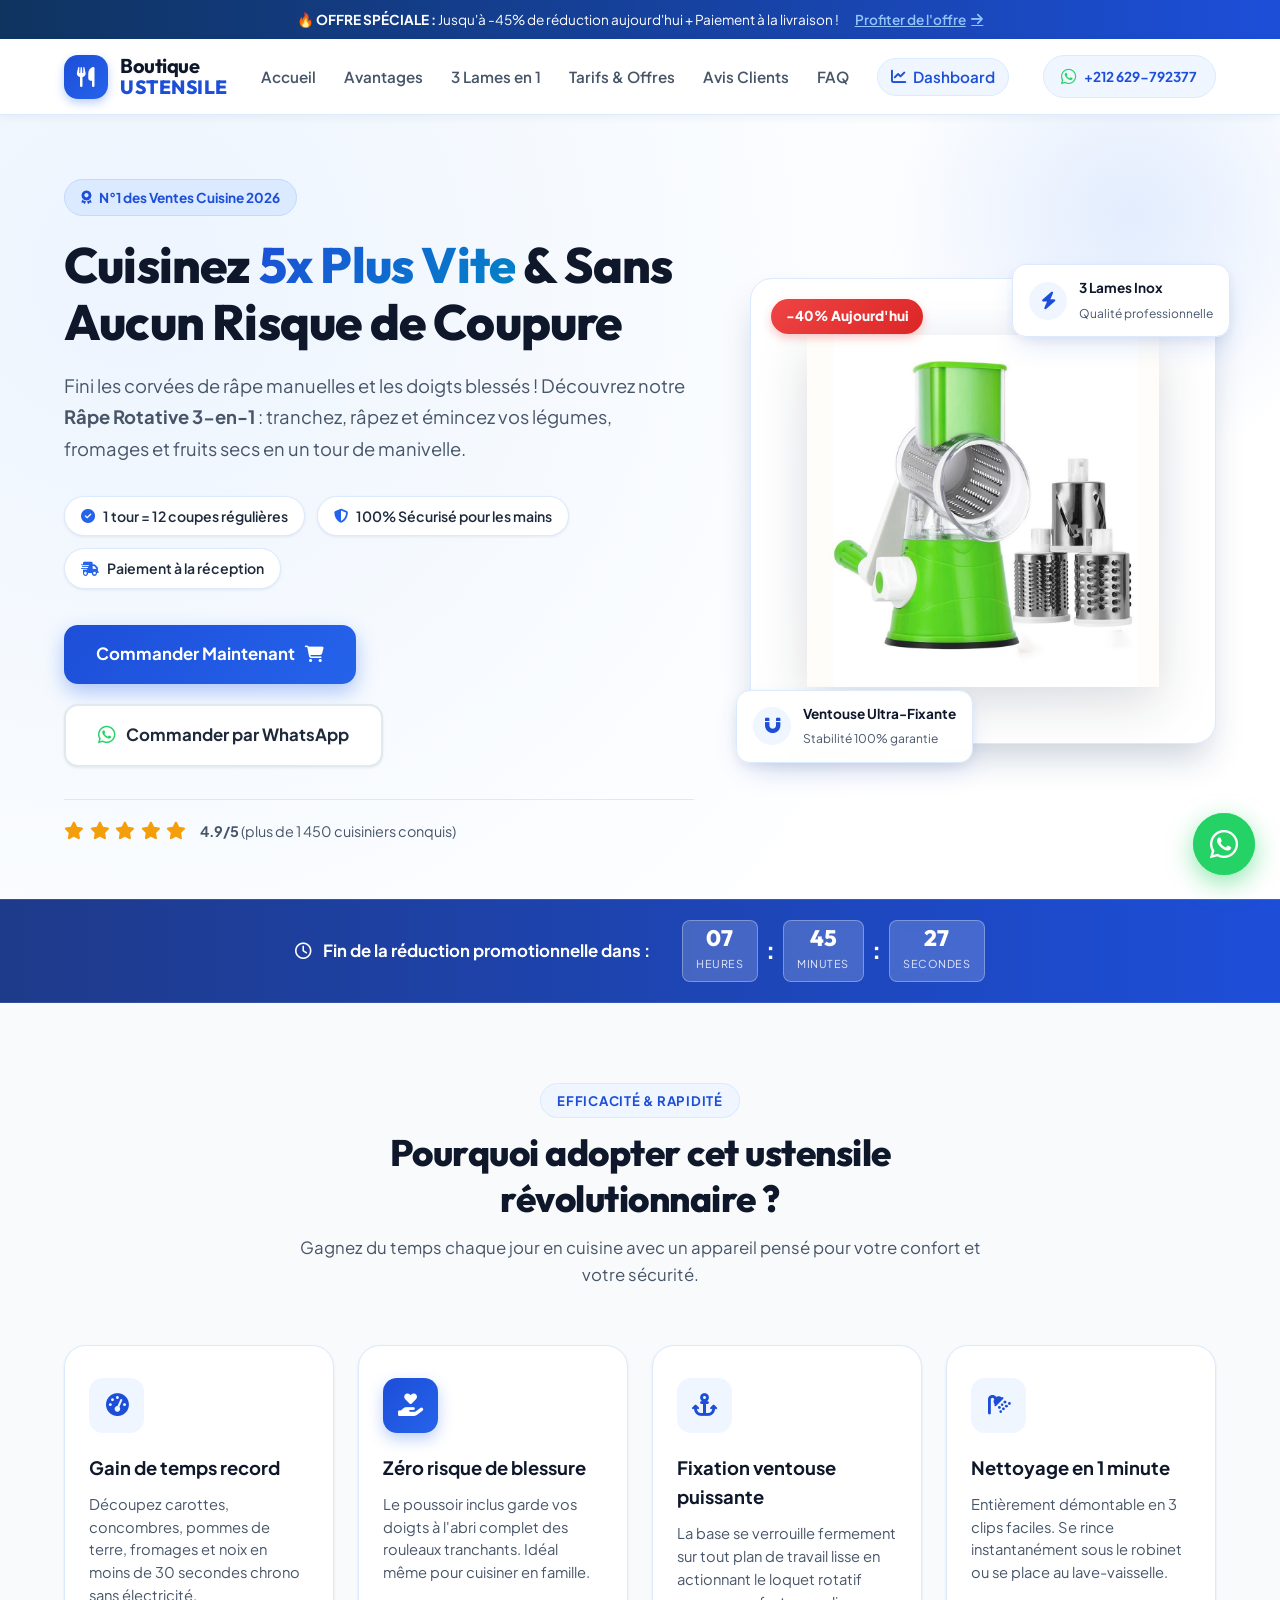
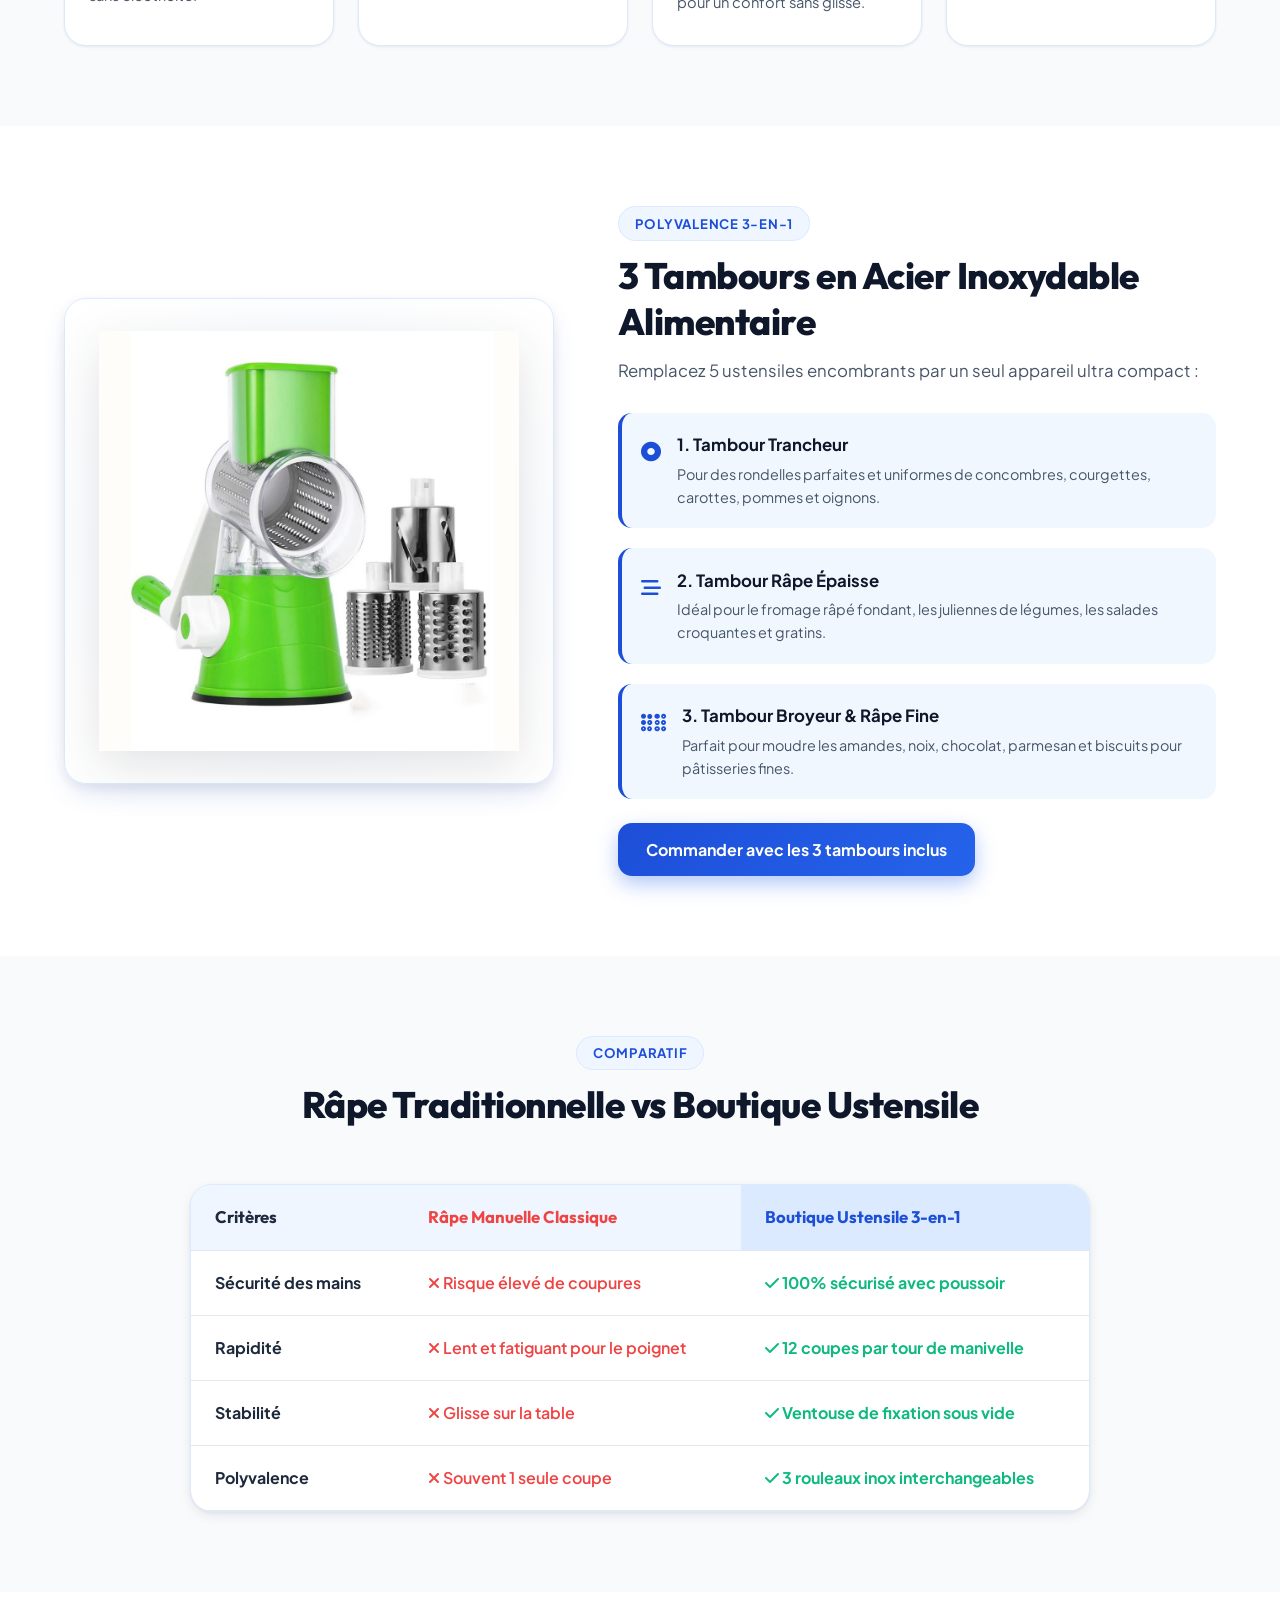
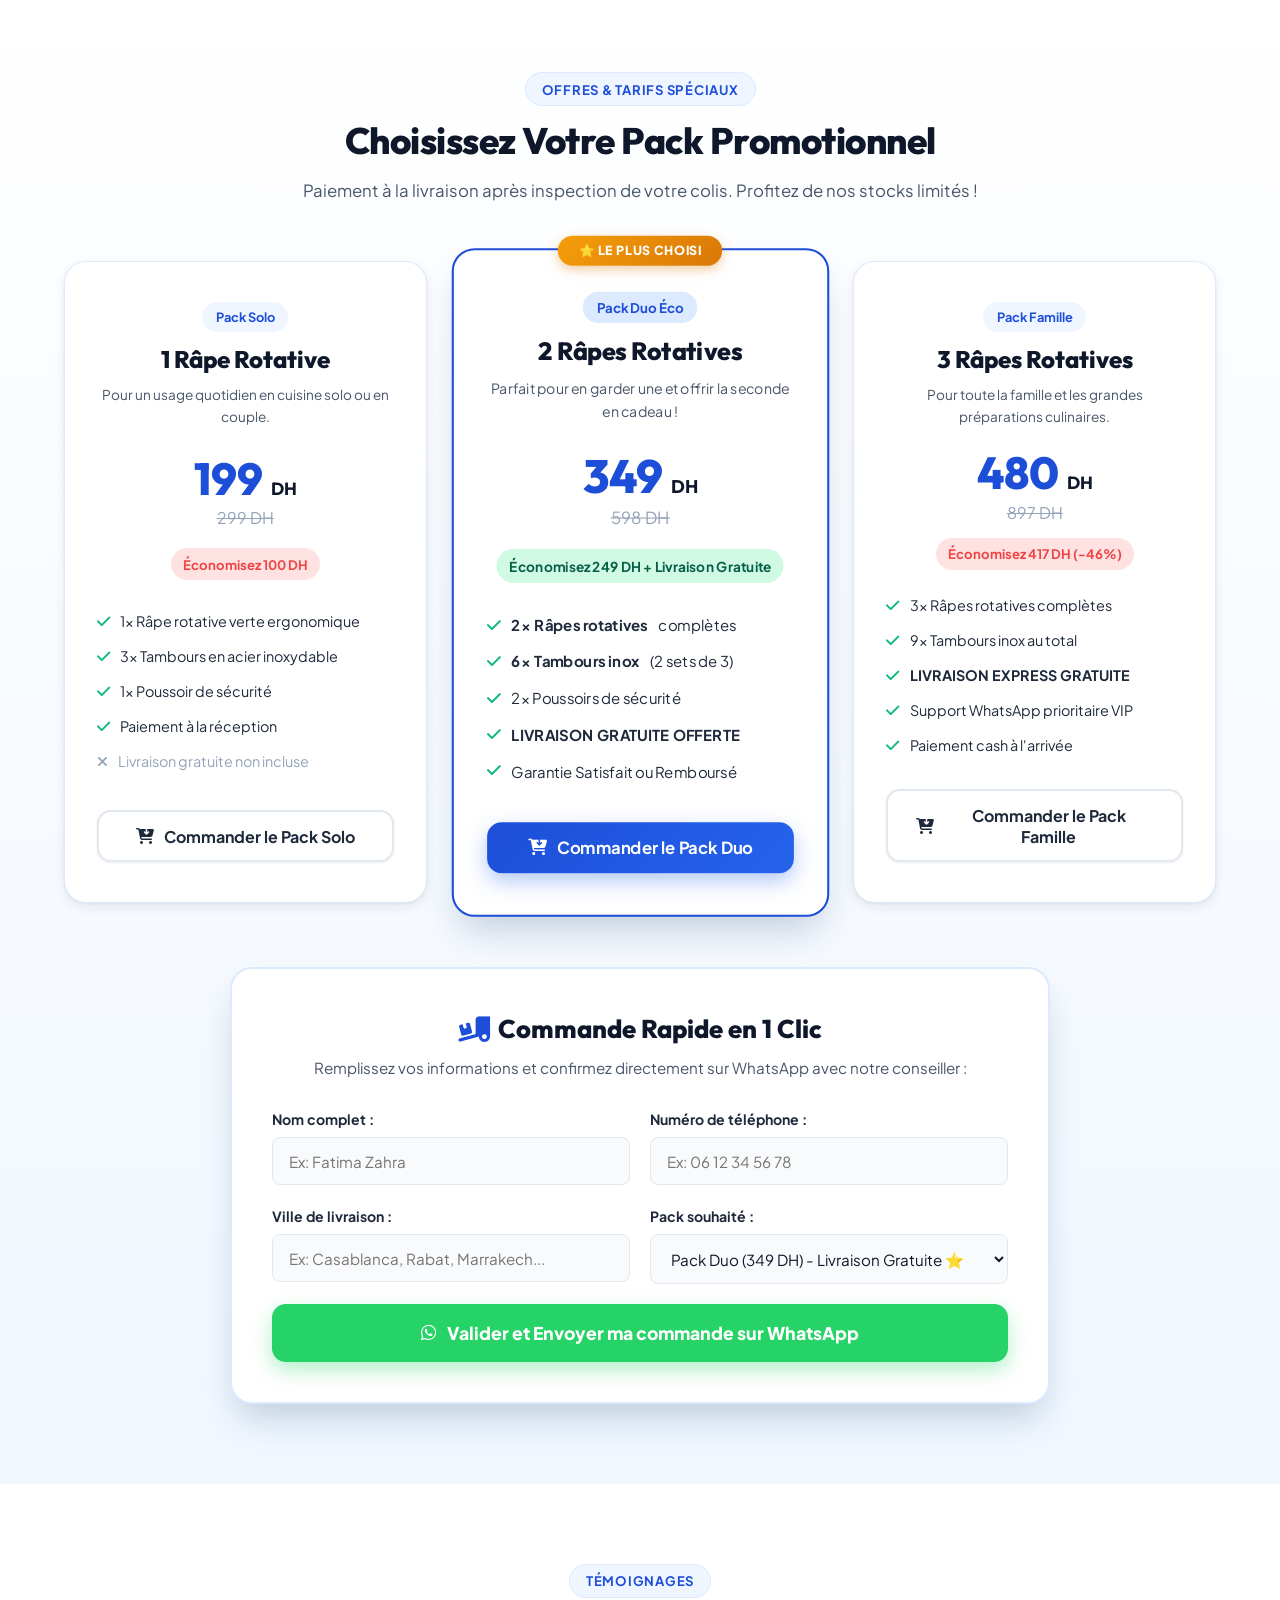
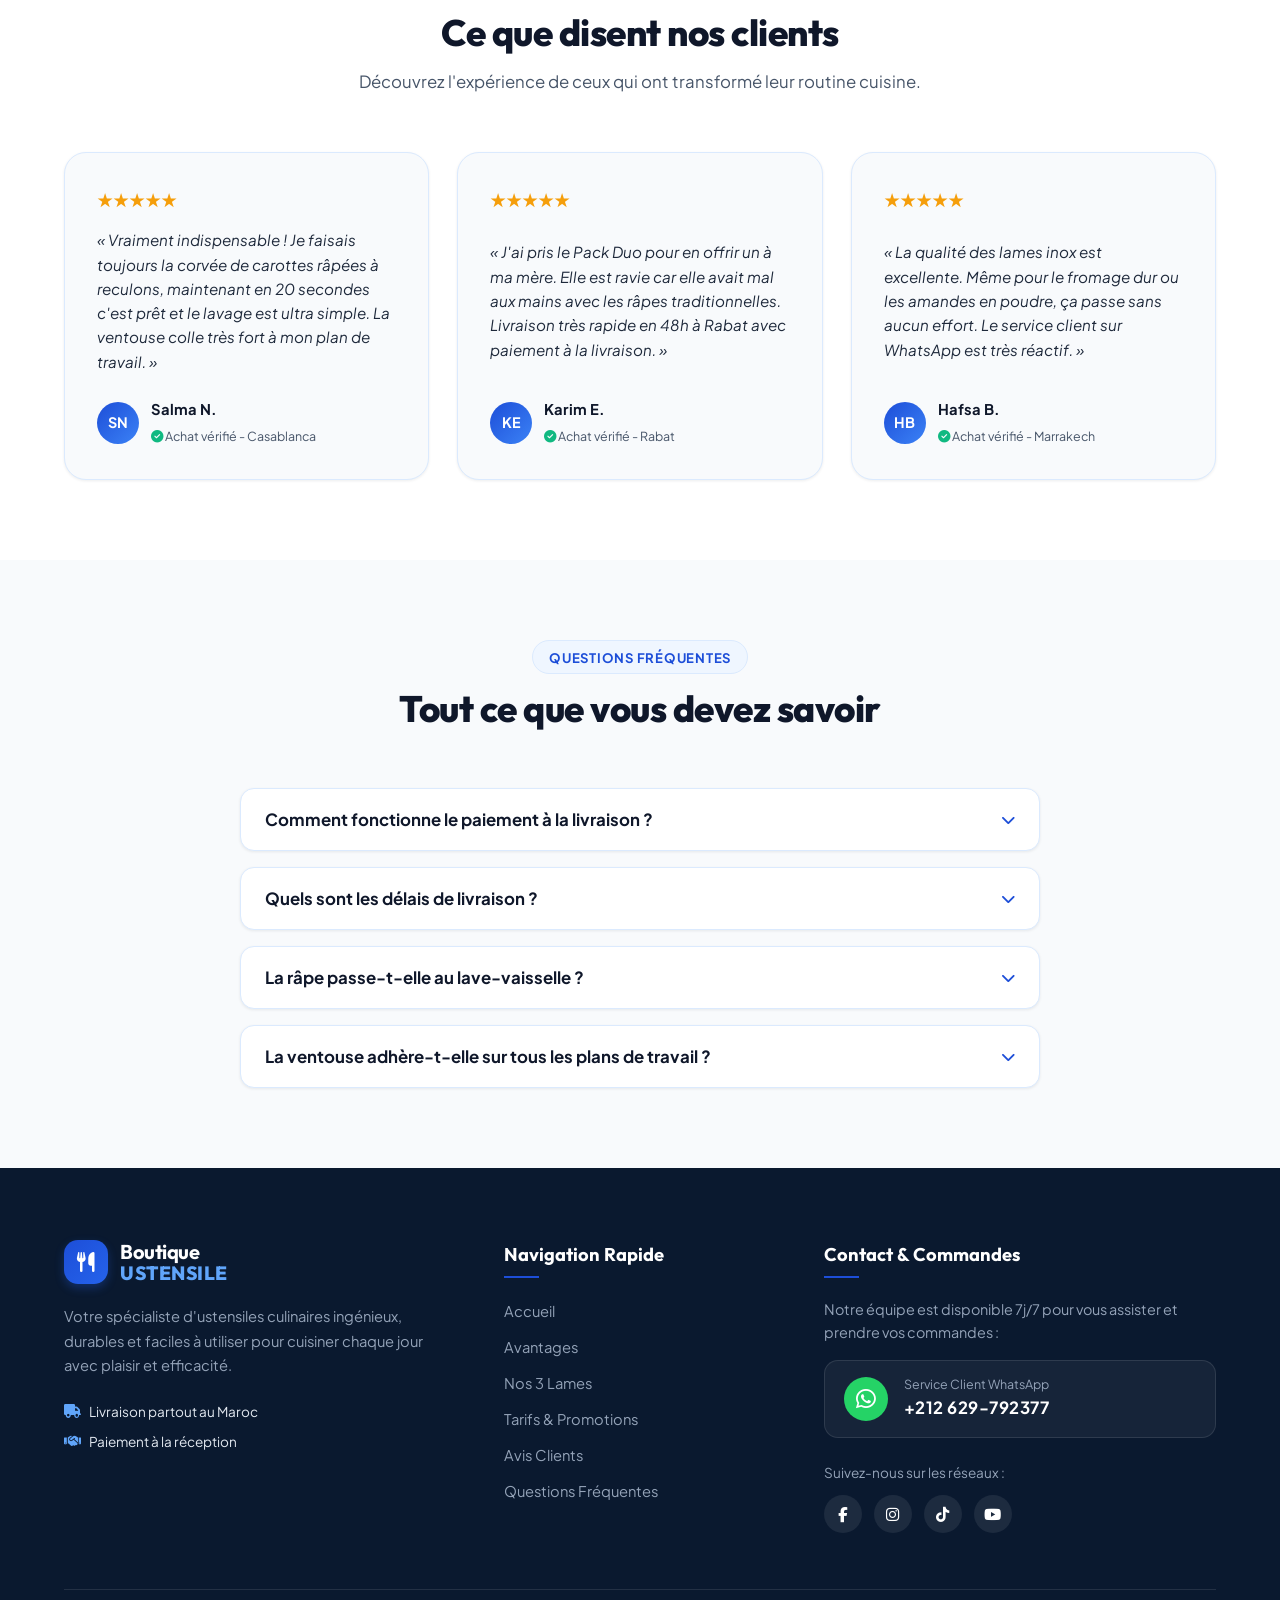
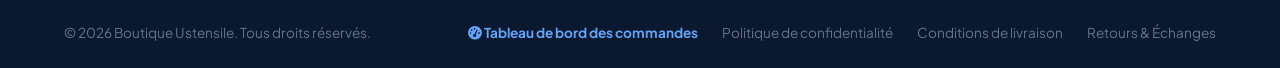
<file: index.html>
<!DOCTYPE html>
<html lang="fr">
<head>
    <meta charset="UTF-8">
    <meta name="viewport" content="width=device-width, initial-scale=1.0">
    <title>Boutique Ustensile - Râpe & Découpe-Légumes Rotatif Multifonction</title>
    <meta name="description" content="Découvrez notre râpe à légumes rotative multifonction 3-en-1 sur Boutique Ustensile. Préparez vos repas 5x plus vite en toute sécurité.">
    <!-- Google Fonts -->
    <link rel="preconnect" href="https://fonts.googleapis.com">
    <link rel="preconnect" href="https://fonts.gstatic.com" crossorigin>
    <link href="https://fonts.googleapis.com/css2?family=Plus+Jakarta+Sans:wght@400;500;600;700;800&family=Outfit:wght@500;600;700;800&display=swap" rel="stylesheet">
    <!-- FontAwesome Icons -->
    <link rel="stylesheet" href="https://cdnjs.cloudflare.com/ajax/libs/font-awesome/6.5.1/css/all.min.css">
    <!-- Stylesheet -->
    <link rel="stylesheet" href="style.css">
</head>
<body>

    <!-- Top Announcement Bar -->
    <div class="announcement-bar">
        <div class="container announcement-inner">
            <span>🔥 <strong>OFFRE SPÉCIALE :</strong> Jusqu'à -45% de réduction aujourd'hui + Paiement à la livraison !</span>
            <a href="#commande-rapide" class="announcement-link">Profiter de l'offre <i class="fa-solid fa-arrow-right"></i></a>
        </div>
    </div>

    <!-- Navigation Header -->
    <header class="header" id="header">
        <div class="container nav-container">
            <a href="#" class="brand-logo">
                <div class="logo-icon">
                    <i class="fa-solid fa-utensils"></i>
                </div>
                <div class="logo-text">
                    <span class="logo-title">Boutique</span>
                    <span class="logo-highlight">Ustensile</span>
                </div>
            </a>

            <nav class="nav-menu" id="nav-menu">
                <ul class="nav-list">
                    <li><a href="#accueil" class="nav-link active">Accueil</a></li>
                    <li><a href="#avantages" class="nav-link">Avantages</a></li>
                    <li><a href="#lames" class="nav-link">3 Lames en 1</a></li>
                    <li><a href="#tarifs" class="nav-link">Tarifs & Offres</a></li>
                    <li><a href="#avis" class="nav-link">Avis Clients</a></li>
                    <li><a href="#faq" class="nav-link">FAQ</a></li>
                    <li><a href="dashboard.html" target="_blank" class="nav-link nav-dashboard-link"><i class="fa-solid fa-chart-line"></i> Dashboard</a></li>
                </ul>
            </nav>

            <div class="nav-actions">
                <a href="https://wa.me/212629792377?text=Bonjour,%20je%20souhaite%20commander%20la%20r%C3%A2pe%20multifonction" target="_blank" class="btn-whatsapp-header">
                    <i class="fa-brands fa-whatsapp"></i>
                    <span>+212 629-792377</span>
                </a>
                <button class="mobile-toggle" id="mobile-toggle" aria-label="Menu Mobile">
                    <i class="fa-solid fa-bars"></i>
                </button>
            </div>
        </div>
    </header>

    <!-- Hero Section -->
    <section class="hero-section" id="accueil">
        <div class="hero-bg-glow"></div>
        <div class="container hero-container">
            <div class="hero-content">
                <div class="hero-badge">
                    <i class="fa-solid fa-award"></i> N°1 des Ventes Cuisine 2026
                </div>
                <h1 class="hero-title">
                    Cuisinez <span class="text-gradient">5x Plus Vite</span> & Sans Aucun Risque de Coupure
                </h1>
                <p class="hero-subtitle">
                    Fini les corvées de râpe manuelles et les doigts blessés ! Découvrez notre <strong>Râpe Rotative 3-en-1</strong> : tranchez, râpez et émincez vos légumes, fromages et fruits secs en un tour de manivelle.
                </p>

                <!-- Value Props List -->
                <div class="hero-features-list">
                    <div class="feature-pill">
                        <i class="fa-solid fa-circle-check"></i> 1 tour = 12 coupes régulières
                    </div>
                    <div class="feature-pill">
                        <i class="fa-solid fa-shield-halved"></i> 100% Sécurisé pour les mains
                    </div>
                    <div class="feature-pill">
                        <i class="fa-solid fa-truck-fast"></i> Paiement à la réception
                    </div>
                </div>

                <!-- CTAs -->
                <div class="hero-cta-group">
                    <a href="#commande-rapide" class="btn btn-primary btn-large pulse-animation btn-scroll-order">
                        <span>Commander Maintenant</span>
                        <i class="fa-solid fa-cart-shopping"></i>
                    </a>
                    <a href="https://wa.me/212629792377?text=Bonjour,%20j'aimerais%20avoir%20plus%20d'informations%20sur%20la%20r%C3%A2pe%20multifonction" target="_blank" class="btn btn-outline btn-large">
                        <i class="fa-brands fa-whatsapp whatsapp-color"></i>
                        <span>Commander par WhatsApp</span>
                    </a>
                </div>

                <!-- Trust Guarantee Bar -->
                <div class="hero-trust">
                    <div class="trust-stars">
                        <i class="fa-solid fa-star"></i>
                        <i class="fa-solid fa-star"></i>
                        <i class="fa-solid fa-star"></i>
                        <i class="fa-solid fa-star"></i>
                        <i class="fa-solid fa-star"></i>
                        <span class="trust-score"><strong>4.9/5</strong> (plus de 1 450 cuisiniers conquis)</span>
                    </div>
                </div>
            </div>

            <!-- Hero Image & Interactive Card -->
            <div class="hero-media">
                <div class="product-card-hero">
                    <div class="discount-badge">-40% Aujourd'hui</div>
                    <div class="image-wrapper">
                        <img src="images/product.jpg" alt="Râpe rotative multifonction Boutique Ustensile" class="hero-product-img">
                    </div>

                    <!-- Floating Badges -->
                    <div class="floating-badge badge-top-right">
                        <div class="badge-icon"><i class="fa-solid fa-bolt"></i></div>
                        <div class="badge-text">
                            <strong>3 Lames Inox</strong>
                            <span>Qualité professionnelle</span>
                        </div>
                    </div>

                    <div class="floating-badge badge-bottom-left">
                        <div class="badge-icon"><i class="fa-solid fa-magnet"></i></div>
                        <div class="badge-text">
                            <strong>Ventouse Ultra-Fixante</strong>
                            <span>Stabilité 100% garantie</span>
                        </div>
                    </div>
                </div>
            </div>
        </div>
    </section>

    <!-- Urgency Countdown Banner -->
    <section class="countdown-bar">
        <div class="container countdown-container">
            <div class="countdown-label">
                <i class="fa-regular fa-clock"></i>
                <span>Fin de la réduction promotionnelle dans :</span>
            </div>
            <div class="timer-boxes" id="countdown-timer">
                <div class="timer-unit"><span id="hours">07</span><small>Heures</small></div>
                <span class="timer-sep">:</span>
                <div class="timer-unit"><span id="minutes">45</span><small>Minutes</small></div>
                <span class="timer-sep">:</span>
                <div class="timer-unit"><span id="seconds">30</span><small>Secondes</small></div>
            </div>
        </div>
    </section>

    <!-- Key Benefits Section -->
    <section class="section benefits-section" id="avantages">
        <div class="container">
            <div class="section-header">
                <span class="section-tag">Efficacité & Rapidité</span>
                <h2 class="section-title">Pourquoi adopter cet ustensile révolutionnaire ?</h2>
                <p class="section-desc">Gagnez du temps chaque jour en cuisine avec un appareil pensé pour votre confort et votre sécurité.</p>
            </div>

            <div class="benefits-grid">
                <div class="benefit-card">
                    <div class="benefit-icon bg-blue-subtle">
                        <i class="fa-solid fa-gauge-high"></i>
                    </div>
                    <h3>Gain de temps record</h3>
                    <p>Découpez carottes, concombres, pommes de terre, fromages et noix en moins de 30 secondes chrono sans électricité.</p>
                </div>

                <div class="benefit-card highlight-card">
                    <div class="benefit-icon bg-blue-main">
                        <i class="fa-solid fa-hand-holding-heart"></i>
                    </div>
                    <h3>Zéro risque de blessure</h3>
                    <p>Le poussoir inclus garde vos doigts à l'abri complet des rouleaux tranchants. Idéal même pour cuisiner en famille.</p>
                </div>

                <div class="benefit-card">
                    <div class="benefit-icon bg-blue-subtle">
                        <i class="fa-solid fa-anchor"></i>
                    </div>
                    <h3>Fixation ventouse puissante</h3>
                    <p>La base se verrouille fermement sur tout plan de travail lisse en actionnant le loquet rotatif pour un confort sans glisse.</p>
                </div>

                <div class="benefit-card">
                    <div class="benefit-icon bg-blue-subtle">
                        <i class="fa-solid fa-shower"></i>
                    </div>
                    <h3>Nettoyage en 1 minute</h3>
                    <p>Entièrement démontable en 3 clips faciles. Se rince instantanément sous le robinet ou se place au lave-vaisselle.</p>
                </div>
            </div>
        </div>
    </section>

    <!-- 3 Blades Feature Breakdown -->
    <section class="section blades-section" id="lames">
        <div class="container">
            <div class="blades-layout">
                <div class="blades-media">
                    <img src="images/product.jpg" alt="Lames interchangeables Boutique Ustensile" class="blades-showcase-img">
                </div>
                <div class="blades-content">
                    <span class="section-tag">Polyvalence 3-en-1</span>
                    <h2 class="section-title">3 Tambours en Acier Inoxydable Alimentaire</h2>
                    <p class="section-desc">Remplacez 5 ustensiles encombrants par un seul appareil ultra compact :</p>

                    <div class="drum-list">
                        <div class="drum-item">
                            <div class="drum-icon"><i class="fa-solid fa-circle-dot"></i></div>
                            <div>
                                <h4>1. Tambour Trancheur</h4>
                                <p>Pour des rondelles parfaites et uniformes de concombres, courgettes, carottes, pommes et oignons.</p>
                            </div>
                        </div>

                        <div class="drum-item">
                            <div class="drum-icon"><i class="fa-solid fa-bars-staggered"></i></div>
                            <div>
                                <h4>2. Tambour Râpe Épaisse</h4>
                                <p>Idéal pour le fromage râpé fondant, les juliennes de légumes, les salades croquantes et gratins.</p>
                            </div>
                        </div>

                        <div class="drum-item">
                            <div class="drum-icon"><i class="fa-solid fa-braille"></i></div>
                            <div>
                                <h4>3. Tambour Broyeur & Râpe Fine</h4>
                                <p>Parfait pour moudre les amandes, noix, chocolat, parmesan et biscuits pour pâtisseries fines.</p>
                            </div>
                        </div>
                    </div>

                    <a href="#commande-rapide" class="btn btn-primary btn-scroll-order" style="margin-top: 1.5rem;">
                        Commander avec les 3 tambours inclus
                    </a>
                </div>
            </div>
        </div>
    </section>

    <!-- Comparison Section -->
    <section class="section comparison-section">
        <div class="container">
            <div class="section-header">
                <span class="section-tag">Comparatif</span>
                <h2 class="section-title">Râpe Traditionnelle vs Boutique Ustensile</h2>
            </div>

            <div class="comparison-table-wrapper">
                <table class="comparison-table">
                    <thead>
                        <tr>
                            <th>Critères</th>
                            <th class="table-danger">Râpe Manuelle Classique</th>
                            <th class="table-success">Boutique Ustensile 3-en-1</th>
                        </tr>
                    </thead>
                    <tbody>
                        <tr>
                            <td><strong>Sécurité des mains</strong></td>
                            <td class="text-bad"><i class="fa-solid fa-xmark"></i> Risque élevé de coupures</td>
                            <td class="text-good"><i class="fa-solid fa-check"></i> 100% sécurisé avec poussoir</td>
                        </tr>
                        <tr>
                            <td><strong>Rapidité</strong></td>
                            <td class="text-bad"><i class="fa-solid fa-xmark"></i> Lent et fatiguant pour le poignet</td>
                            <td class="text-good"><i class="fa-solid fa-check"></i> 12 coupes par tour de manivelle</td>
                        </tr>
                        <tr>
                            <td><strong>Stabilité</strong></td>
                            <td class="text-bad"><i class="fa-solid fa-xmark"></i> Glisse sur la table</td>
                            <td class="text-good"><i class="fa-solid fa-check"></i> Ventouse de fixation sous vide</td>
                        </tr>
                        <tr>
                            <td><strong>Polyvalence</strong></td>
                            <td class="text-bad"><i class="fa-solid fa-xmark"></i> Souvent 1 seule coupe</td>
                            <td class="text-good"><i class="fa-solid fa-check"></i> 3 rouleaux inox interchangeables</td>
                        </tr>
                    </tbody>
                </table>
            </div>
        </div>
    </section>

    <!-- Pricing Section (Tarifs) -->
    <section class="section pricing-section" id="tarifs">
        <div class="container">
            <div class="section-header">
                <span class="section-tag">Offres & Tarifs Spéciaux</span>
                <h2 class="section-title">Choisissez Votre Pack Promotionnel</h2>
                <p class="section-desc">Paiement à la livraison après inspection de votre colis. Profitez de nos stocks limités !</p>
            </div>

            <div class="pricing-grid">
                <!-- Plan 1 : Pack Solo -->
                <div class="pricing-card">
                    <div class="plan-header">
                        <span class="plan-badge">Pack Solo</span>
                        <h3 class="plan-name">1 Râpe Rotative</h3>
                        <p class="plan-desc">Pour un usage quotidien en cuisine solo ou en couple.</p>
                    </div>
                    <div class="plan-price">
                        <span class="current-price">199 <small>DH</small></span>
                        <span class="old-price">299 DH</span>
                    </div>
                    <div class="economy-tag">Économisez 100 DH</div>
                    <ul class="plan-features">
                        <li><i class="fa-solid fa-check"></i> 1x Râpe rotative verte ergonomique</li>
                        <li><i class="fa-solid fa-check"></i> 3x Tambours en acier inoxydable</li>
                        <li><i class="fa-solid fa-check"></i> 1x Poussoir de sécurité</li>
                        <li><i class="fa-solid fa-check"></i> Paiement à la réception</li>
                        <li class="disabled"><i class="fa-solid fa-xmark"></i> Livraison gratuite non incluse</li>
                    </ul>
                    <button type="button" class="btn btn-outline btn-block btn-choose-pack" data-pack="Pack Solo (199 DH)">
                        <i class="fa-solid fa-cart-arrow-down"></i> Commander le Pack Solo
                    </button>
                </div>

                <!-- Plan 2 : Pack Duo (Most Popular) -->
                <div class="pricing-card popular-card">
                    <div class="popular-ribbon">⭐ LE PLUS CHOISI</div>
                    <div class="plan-header">
                        <span class="plan-badge featured">Pack Duo Éco</span>
                        <h3 class="plan-name">2 Râpes Rotatives</h3>
                        <p class="plan-desc">Parfait pour en garder une et offrir la seconde en cadeau !</p>
                    </div>
                    <div class="plan-price">
                        <span class="current-price">349 <small>DH</small></span>
                        <span class="old-price">598 DH</span>
                    </div>
                    <div class="economy-tag green">Économisez 249 DH + Livraison Gratuite</div>
                    <ul class="plan-features">
                        <li><i class="fa-solid fa-check"></i> <strong>2x Râpes rotatives</strong> complètes</li>
                        <li><i class="fa-solid fa-check"></i> <strong>6x Tambours inox</strong> (2 sets de 3)</li>
                        <li><i class="fa-solid fa-check"></i> 2x Poussoirs de sécurité</li>
                        <li><i class="fa-solid fa-check highlight"></i> <strong>LIVRAISON GRATUITE OFFERTE</strong></li>
                        <li><i class="fa-solid fa-check"></i> Garantie Satisfait ou Remboursé</li>
                    </ul>
                    <button type="button" class="btn btn-primary btn-block btn-choose-pack" data-pack="Pack Duo (349 DH - Livraison Gratuite)">
                        <i class="fa-solid fa-cart-arrow-down"></i> Commander le Pack Duo
                    </button>
                </div>

                <!-- Plan 3 : Pack Famille -->
                <div class="pricing-card">
                    <div class="plan-header">
                        <span class="plan-badge">Pack Famille</span>
                        <h3 class="plan-name">3 Râpes Rotatives</h3>
                        <p class="plan-desc">Pour toute la famille et les grandes préparations culinaires.</p>
                    </div>
                    <div class="plan-price">
                        <span class="current-price">480 <small>DH</small></span>
                        <span class="old-price">897 DH</span>
                    </div>
                    <div class="economy-tag">Économisez 417 DH (-46%)</div>
                    <ul class="plan-features">
                        <li><i class="fa-solid fa-check"></i> 3x Râpes rotatives complètes</li>
                        <li><i class="fa-solid fa-check"></i> 9x Tambours inox au total</li>
                        <li><i class="fa-solid fa-check"></i> <strong>LIVRAISON EXPRESS GRATUITE</strong></li>
                        <li><i class="fa-solid fa-check"></i> Support WhatsApp prioritaire VIP</li>
                        <li><i class="fa-solid fa-check"></i> Paiement cash à l'arrivée</li>
                    </ul>
                    <button type="button" class="btn btn-outline btn-block btn-choose-pack" data-pack="Pack Famille (480 DH - Livraison Gratuite)">
                        <i class="fa-solid fa-cart-arrow-down"></i> Commander le Pack Famille
                    </button>
                </div>
            </div>

            <!-- Direct Quick Order Form Box -->
            <div class="quick-order-container" id="commande-rapide">
                <div class="quick-order-card">
                    <div class="quick-order-header">
                        <h3><i class="fa-solid fa-truck-ramp-box"></i> Commande Rapide en 1 Clic</h3>
                        <p>Remplissez vos informations et confirmez directement sur WhatsApp avec notre conseiller :</p>
                    </div>
                    <form id="order-form" class="quick-order-form">
                        <div class="form-row">
                            <div class="form-group">
                                <label for="client-name">Nom complet :</label>
                                <input type="text" id="client-name" placeholder="Ex: Fatima Zahra" required>
                            </div>
                            <div class="form-group">
                                <label for="client-phone">Numéro de téléphone :</label>
                                <input type="tel" id="client-phone" placeholder="Ex: 06 12 34 56 78" required>
                            </div>
                        </div>
                        <div class="form-row">
                            <div class="form-group">
                                <label for="client-city">Ville de livraison :</label>
                                <input type="text" id="client-city" placeholder="Ex: Casablanca, Rabat, Marrakech..." required>
                            </div>
                            <div class="form-group">
                                <label for="client-pack">Pack souhaité :</label>
                                <select id="client-pack">
                                    <option value="Pack Duo (349 DH - Livraison Gratuite)" selected>Pack Duo (349 DH) - Livraison Gratuite ⭐</option>
                                    <option value="Pack Solo (199 DH)">Pack Solo (199 DH)</option>
                                    <option value="Pack Famille (480 DH - Livraison Gratuite)">Pack Famille (480 DH) - Livraison Gratuite</option>
                                </select>
                            </div>
                        </div>
                        <button type="submit" class="btn btn-whatsapp-order btn-block">
                            <i class="fa-brands fa-whatsapp"></i> Valider et Envoyer ma commande sur WhatsApp
                        </button>
                    </form>
                </div>
            </div>
        </div>
    </section>

    <!-- Testimonials / Avis Clients -->
    <section class="section testimonials-section" id="avis">
        <div class="container">
            <div class="section-header">
                <span class="section-tag">Témoignages</span>
                <h2 class="section-title">Ce que disent nos clients</h2>
                <p class="section-desc">Découvrez l'expérience de ceux qui ont transformé leur routine cuisine.</p>
            </div>

            <div class="testimonials-grid">
                <div class="testimonial-card">
                    <div class="stars">★★★★★</div>
                    <p class="review-text">« Vraiment indispensable ! Je faisais toujours la corvée de carottes râpées à reculons, maintenant en 20 secondes c'est prêt et le lavage est ultra simple. La ventouse colle très fort à mon plan de travail. »</p>
                    <div class="reviewer-info">
                        <div class="reviewer-avatar">SN</div>
                        <div>
                            <strong>Salma N.</strong>
                            <small><i class="fa-solid fa-circle-check text-green"></i> Achat vérifié - Casablanca</small>
                        </div>
                    </div>
                </div>

                <div class="testimonial-card">
                    <div class="stars">★★★★★</div>
                    <p class="review-text">« J'ai pris le Pack Duo pour en offrir un à ma mère. Elle est ravie car elle avait mal aux mains avec les râpes traditionnelles. Livraison très rapide en 48h à Rabat avec paiement à la livraison. »</p>
                    <div class="reviewer-info">
                        <div class="reviewer-avatar">KE</div>
                        <div>
                            <strong>Karim E.</strong>
                            <small><i class="fa-solid fa-circle-check text-green"></i> Achat vérifié - Rabat</small>
                        </div>
                    </div>
                </div>

                <div class="testimonial-card">
                    <div class="stars">★★★★★</div>
                    <p class="review-text">« La qualité des lames inox est excellente. Même pour le fromage dur ou les amandes en poudre, ça passe sans aucun effort. Le service client sur WhatsApp est très réactif. »</p>
                    <div class="reviewer-info">
                        <div class="reviewer-avatar">HB</div>
                        <div>
                            <strong>Hafsa B.</strong>
                            <small><i class="fa-solid fa-circle-check text-green"></i> Achat vérifié - Marrakech</small>
                        </div>
                    </div>
                </div>
            </div>
        </div>
    </section>

    <!-- FAQ Accordion -->
    <section class="section faq-section" id="faq">
        <div class="container">
            <div class="section-header">
                <span class="section-tag">Questions Fréquentes</span>
                <h2 class="section-title">Tout ce que vous devez savoir</h2>
            </div>

            <div class="faq-accordion">
                <div class="faq-item">
                    <button class="faq-question">
                        <span>Comment fonctionne le paiement à la livraison ?</span>
                        <i class="fa-solid fa-chevron-down"></i>
                    </button>
                    <div class="faq-answer">
                        <p>Vous ne payez rien à l'avance ! Le livreur vous apporte votre colis à domicile, vous vérifiez l'emballage et vous lui remettez le montant en espèces directement.</p>
                    </div>
                </div>

                <div class="faq-item">
                    <button class="faq-question">
                        <span>Quels sont les délais de livraison ?</span>
                        <i class="fa-solid fa-chevron-down"></i>
                    </button>
                    <div class="faq-answer">
                        <p>La livraison s'effectue généralement sous 24h à 48h partout au Maroc (Casablanca, Rabat, Fès, Tanger, Marrakech, Agadir et toutes les autres villes).</p>
                    </div>
                </div>

                <div class="faq-item">
                    <button class="faq-question">
                        <span>La râpe passe-t-elle au lave-vaisselle ?</span>
                        <i class="fa-solid fa-chevron-down"></i>
                    </button>
                    <div class="faq-answer">
                        <p>Oui, toutes les parties amovibles (corps transparent, manivelle, poussoir et tambours en inox) se détachent très facilement et se lavent à l'eau ou au lave-vaisselle dans le panier supérieur.</p>
                    </div>
                </div>

                <div class="faq-item">
                    <button class="faq-question">
                        <span>La ventouse adhère-t-elle sur tous les plans de travail ?</span>
                        <i class="fa-solid fa-chevron-down"></i>
                    </button>
                    <div class="faq-answer">
                        <p>La ventouse ultra-puissante fonctionne idéalement sur toute surface lisse, propre et plane : marbre, carrelage, verre, granit, quartz et bois verni.</p>
                    </div>
                </div>
            </div>
        </div>
    </section>

    <!-- Footer -->
    <footer class="footer">
        <div class="container">
            <div class="footer-grid">
                <!-- Col 1: Brand -->
                <div class="footer-col">
                    <div class="brand-logo footer-logo">
                        <div class="logo-icon">
                            <i class="fa-solid fa-utensils"></i>
                        </div>
                        <div class="logo-text">
                            <span class="logo-title">Boutique</span>
                            <span class="logo-highlight">Ustensile</span>
                        </div>
                    </div>
                    <p class="footer-text">
                        Votre spécialiste d'ustensiles culinaires ingénieux, durables et faciles à utiliser pour cuisiner chaque jour avec plaisir et efficacité.
                    </p>
                    <div class="footer-guarantees">
                        <span class="guarantee-badge"><i class="fa-solid fa-truck"></i> Livraison partout au Maroc</span>
                        <span class="guarantee-badge"><i class="fa-solid fa-handshake"></i> Paiement à la réception</span>
                    </div>
                </div>

                <!-- Col 2: Navigation -->
                <div class="footer-col">
                    <h4 class="footer-heading">Navigation Rapide</h4>
                    <ul class="footer-links">
                        <li><a href="#accueil">Accueil</a></li>
                        <li><a href="#avantages">Avantages</a></li>
                        <li><a href="#lames">Nos 3 Lames</a></li>
                        <li><a href="#tarifs">Tarifs & Promotions</a></li>
                        <li><a href="#avis">Avis Clients</a></li>
                        <li><a href="#faq">Questions Fréquentes</a></li>
                    </ul>
                </div>

                <!-- Col 3: Direct Contact WhatsApp -->
                <div class="footer-col">
                    <h4 class="footer-heading">Contact & Commandes</h4>
                    <p class="footer-contact-intro">Notre équipe est disponible 7j/7 pour vous assister et prendre vos commandes :</p>
                    
                    <a href="https://wa.me/212629792377?text=Bonjour,%20je%20vous%20contacte%20depuis%20la%20Boutique%20Ustensile" target="_blank" class="footer-whatsapp-card">
                        <div class="footer-wa-icon">
                            <i class="fa-brands fa-whatsapp"></i>
                        </div>
                        <div class="footer-wa-content">
                            <span>Service Client WhatsApp</span>
                            <strong>+212 629-792377</strong>
                        </div>
                    </a>

                    <div class="social-wrapper">
                        <span class="social-label">Suivez-nous sur les réseaux :</span>
                        <div class="social-icons">
                            <a href="#" class="social-btn facebook" aria-label="Facebook"><i class="fa-brands fa-facebook-f"></i></a>
                            <a href="#" class="social-btn instagram" aria-label="Instagram"><i class="fa-brands fa-instagram"></i></a>
                            <a href="#" class="social-btn tiktok" aria-label="TikTok"><i class="fa-brands fa-tiktok"></i></a>
                            <a href="#" class="social-btn youtube" aria-label="YouTube"><i class="fa-brands fa-youtube"></i></a>
                        </div>
                    </div>
                </div>
            </div>

            <!-- Footer Bottom -->
            <div class="footer-bottom">
                <p>&copy; 2026 Boutique Ustensile. Tous droits réservés.</p>
                <div class="footer-bottom-links">
                    <a href="dashboard.html" target="_blank" style="color: #60a5fa; font-weight: 700;"><i class="fa-solid fa-gauge-high"></i> Tableau de bord des commandes</a>
                    <a href="#">Politique de confidentialité</a>
                    <a href="#">Conditions de livraison</a>
                    <a href="#">Retours & Échanges</a>
                </div>
            </div>
        </div>
    </footer>

    <!-- Floating WhatsApp Action Button -->
    <a href="https://wa.me/212629792377?text=Bonjour,%20je%20souhaite%20commander%20la%20r%C3%A2pe%20multifonction" target="_blank" class="floating-whatsapp" aria-label="Discuter sur WhatsApp">
        <div class="wa-tooltip">Commander sur WhatsApp</div>
        <i class="fa-brands fa-whatsapp"></i>
        <span class="wa-pulse"></span>
    </a>

    <!-- Modal de confirmation de commande -->
    <div class="modal-overlay" id="order-success-modal">
        <div class="modal-box confirmation-box">
            <div class="confirmation-icon">
                <i class="fa-solid fa-circle-check"></i>
            </div>
            <h3>Commande Validée avec Succès !</h3>
            <p class="confirmation-ref">Référence : <strong id="conf-order-id">CMD-0000</strong></p>
            <div class="confirmation-details">
                <p><strong>Client :</strong> <span id="conf-client-name">-</span></p>
                <p><strong>Pack :</strong> <span id="conf-client-pack">-</span></p>
                <p><strong>Ville :</strong> <span id="conf-client-city">-</span></p>
                <p><strong>Total :</strong> <span id="conf-client-price" class="text-blue">-</span> (Paiement à la livraison)</p>
            </div>
            <div class="confirmation-alert">
                <i class="fa-solid fa-bolt"></i>
                <span>Votre commande est enregistrée et visible immédiatement sur votre <strong>Tableau de Bord</strong> !</span>
            </div>
            <div class="confirmation-actions">
                <a href="#" id="conf-whatsapp-btn" target="_blank" class="btn btn-whatsapp-order btn-block">
                    <i class="fa-brands fa-whatsapp"></i> Finaliser sur WhatsApp (+212 629-792377)
                </a>
                <a href="dashboard.html" target="_blank" class="btn btn-outline btn-block" style="margin-top: 0.5rem;">
                    <i class="fa-solid fa-chart-line"></i> Ouvrir mon Tableau de Bord
                </a>
                <button type="button" class="btn-text-close" id="conf-close-btn">Fermer</button>
            </div>
        </div>
    </div>

    <!-- JavaScript File -->
    <script src="script.js"></script>
</body>
</html>
</file>
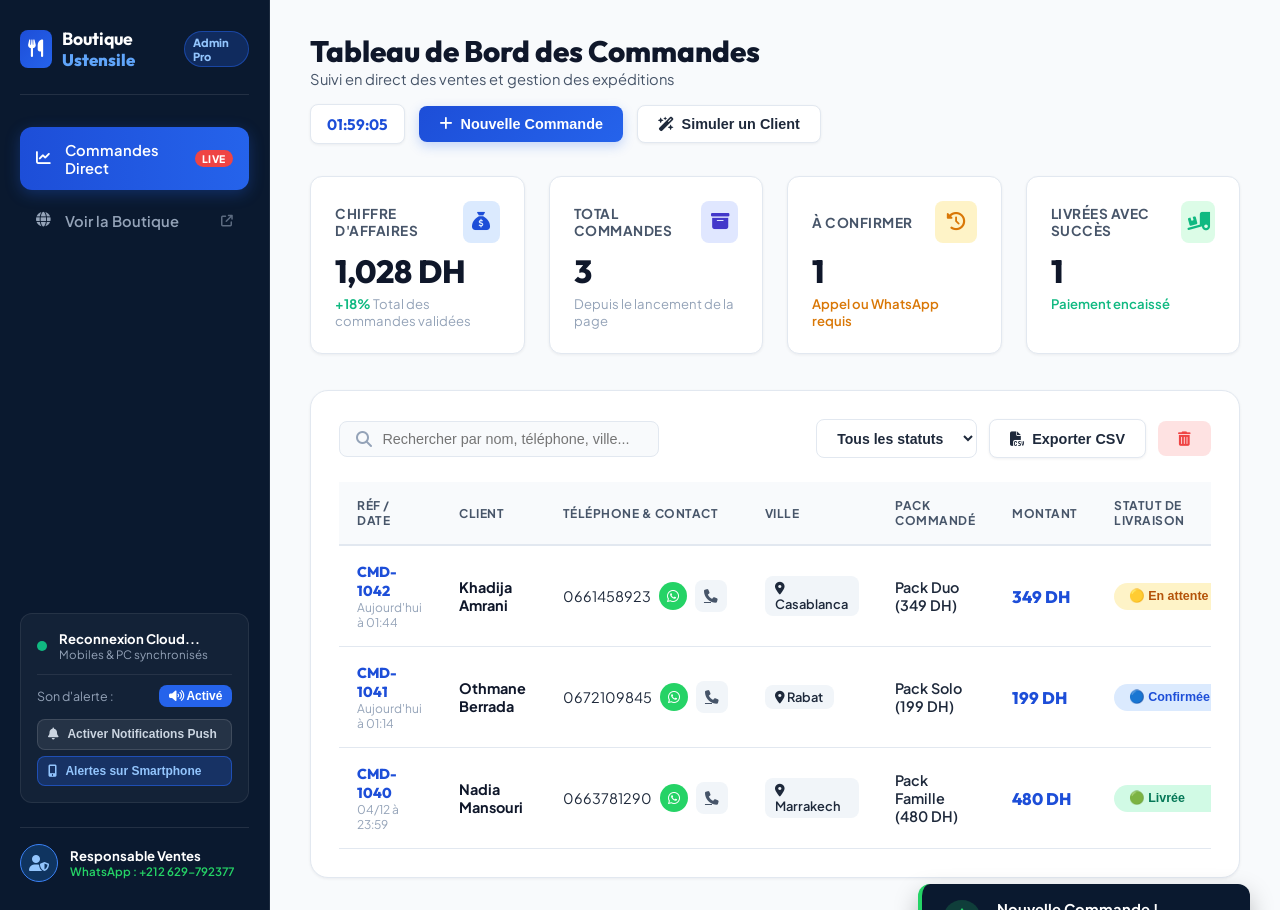
<file: dashboard.html>
<!DOCTYPE html>
<html lang="fr">
<head>
    <meta charset="UTF-8">
    <meta name="viewport" content="width=device-width, initial-scale=1.0">
    <title>Tableau de Bord - Boutique Ustensile (Temps Réel)</title>
    <!-- Google Fonts -->
    <link rel="preconnect" href="https://fonts.googleapis.com">
    <link rel="preconnect" href="https://fonts.gstatic.com" crossorigin>
    <link href="https://fonts.googleapis.com/css2?family=Plus+Jakarta+Sans:wght@400;500;600;700;800&family=Outfit:wght@500;600;700;800&display=swap" rel="stylesheet">
    <!-- FontAwesome Icons -->
    <link rel="stylesheet" href="https://cdnjs.cloudflare.com/ajax/libs/font-awesome/6.5.1/css/all.min.css">
    <link rel="stylesheet" href="dashboard.css">
</head>
<body>

    <div class="dashboard-wrapper">
        <!-- Sidebar Navigation -->
        <aside class="sidebar">
            <div class="sidebar-header">
                <a href="index.html" class="sidebar-brand">
                    <div class="logo-icon">
                        <i class="fa-solid fa-utensils"></i>
                    </div>
                    <div class="logo-text">
                        <span class="logo-title">Boutique</span>
                        <span class="logo-highlight">Ustensile</span>
                    </div>
                </a>
                <span class="admin-badge">Admin Pro</span>
            </div>

            <nav class="sidebar-nav">
                <a href="#" class="sidebar-link active">
                    <i class="fa-solid fa-chart-line"></i>
                    <span>Commandes Direct</span>
                    <span class="live-indicator">LIVE</span>
                </a>
                <a href="index.html" target="_blank" class="sidebar-link">
                    <i class="fa-solid fa-globe"></i>
                    <span>Voir la Boutique</span>
                    <i class="fa-solid fa-arrow-up-right-from-square external-icon"></i>
                </a>
            </nav>

            <div class="sidebar-widget">
                <div class="live-status-box">
                    <div class="pulse-dot"></div>
                    <div>
                        <strong id="cloud-status-title">Cloud Connecté</strong>
                        <small id="cloud-status-sub">Mobiles & PC synchronisés</small>
                    </div>
                </div>
                <div class="sound-toggle-box">
                    <span>Son d'alerte :</span>
                    <button id="toggle-sound-btn" class="btn-sound active" title="Activer / Couper le son d'alerte">
                        <i class="fa-solid fa-volume-high"></i> Activé
                    </button>
                </div>
                <div class="extra-tools-box" style="margin-top: 0.75rem; display: flex; flex-direction: column; gap: 0.4rem;">
                    <button id="btn-request-notif" class="btn-sidebar-tool">
                        <i class="fa-solid fa-bell"></i> Activer Notifications Push
                    </button>
                    <button id="btn-mobile-alerts" class="btn-sidebar-tool highlight">
                        <i class="fa-solid fa-mobile-screen-button"></i> Alertes sur Smartphone
                    </button>
                </div>
            </div>

            <div class="sidebar-footer">
                <div class="admin-profile">
                    <div class="avatar"><i class="fa-solid fa-user-shield"></i></div>
                    <div class="info">
                        <strong>Responsable Ventes</strong>
                        <small>WhatsApp : +212 629-792377</small>
                    </div>
                </div>
            </div>
        </aside>

        <!-- Main Content Area -->
        <main class="main-content">
            <!-- Topbar -->
            <header class="topbar">
                <div class="topbar-title">
                    <h1>Tableau de Bord des Commandes</h1>
                    <p>Suivi en direct des ventes et gestion des expéditions</p>
                </div>

                <div class="topbar-actions">
                    <div class="realtime-clock" id="live-clock">--:--:--</div>
                    <button class="btn btn-primary" id="btn-add-manual-order">
                        <i class="fa-solid fa-plus"></i> Nouvelle Commande
                    </button>
                    <button class="btn btn-outline" id="btn-simulate-order" title="Simuler l'arrivée d'une commande client en direct">
                        <i class="fa-solid fa-wand-magic-sparkles"></i> Simuler un Client
                    </button>
                </div>
            </header>

            <!-- Metrics KPI Cards -->
            <section class="kpi-grid">
                <div class="kpi-card">
                    <div class="kpi-header">
                        <span class="kpi-title">Chiffre d'Affaires</span>
                        <div class="kpi-icon bg-blue"><i class="fa-solid fa-sack-dollar"></i></div>
                    </div>
                    <div class="kpi-value" id="kpi-revenue">0 DH</div>
                    <div class="kpi-subtext"><span class="badge-success">+18%</span> Total des commandes validées</div>
                </div>

                <div class="kpi-card">
                    <div class="kpi-header">
                        <span class="kpi-title">Total Commandes</span>
                        <div class="kpi-icon bg-indigo"><i class="fa-solid fa-box-archive"></i></div>
                    </div>
                    <div class="kpi-value" id="kpi-total-orders">0</div>
                    <div class="kpi-subtext">Depuis le lancement de la page</div>
                </div>

                <div class="kpi-card alert-card">
                    <div class="kpi-header">
                        <span class="kpi-title">À Confirmer</span>
                        <div class="kpi-icon bg-amber"><i class="fa-solid fa-clock-rotate-left"></i></div>
                    </div>
                    <div class="kpi-value" id="kpi-pending-orders">0</div>
                    <div class="kpi-subtext text-warning">Appel ou WhatsApp requis</div>
                </div>

                <div class="kpi-card">
                    <div class="kpi-header">
                        <span class="kpi-title">Livrées avec Succès</span>
                        <div class="kpi-icon bg-green"><i class="fa-solid fa-truck-ramp-box"></i></div>
                    </div>
                    <div class="kpi-value" id="kpi-delivered-orders">0</div>
                    <div class="kpi-subtext text-success">Paiement encaissé</div>
                </div>
            </section>

            <!-- Table & Filters Section -->
            <section class="table-section">
                <div class="table-controls">
                    <div class="search-box">
                        <i class="fa-solid fa-magnifying-glass"></i>
                        <input type="text" id="order-search" placeholder="Rechercher par nom, téléphone, ville...">
                    </div>

                    <div class="filter-actions">
                        <select id="status-filter" class="custom-select">
                            <option value="ALL">Tous les statuts</option>
                            <option value="En attente">🟡 En attente</option>
                            <option value="Confirmée">🔵 Confirmée</option>
                            <option value="Expédiée">🟣 Expédiée</option>
                            <option value="Livrée">🟢 Livrée</option>
                            <option value="Annulée">🔴 Annulée</option>
                        </select>

                        <button class="btn btn-outline" id="btn-export-csv" title="Exporter les commandes en fichier CSV">
                            <i class="fa-solid fa-file-csv"></i> Exporter CSV
                        </button>

                        <button class="btn btn-danger-soft" id="btn-clear-orders" title="Réinitialiser l'historique">
                            <i class="fa-solid fa-trash-can"></i>
                        </button>
                    </div>
                </div>

                <!-- Orders Table -->
                <div class="orders-table-wrapper">
                    <table class="orders-table">
                        <thead>
                            <tr>
                                <th>Réf / Date</th>
                                <th>Client</th>
                                <th>Téléphone & Contact</th>
                                <th>Ville</th>
                                <th>Pack Commandé</th>
                                <th>Montant</th>
                                <th>Statut de livraison</th>
                                <th>Actions</th>
                            </tr>
                        </thead>
                        <tbody id="orders-tbody">
                            <!-- Populated dynamically via JS -->
                        </tbody>
                    </table>

                    <div class="empty-state" id="empty-state" style="display: none;">
                        <i class="fa-solid fa-inbox"></i>
                        <h3>Aucune commande trouvée</h3>
                        <p>Les nouvelles commandes passées sur la landing page apparaîtront ici automatiquement.</p>
                    </div>
                </div>
            </section>
        </main>
    </div>

    <!-- Modal : Ajouter Commande Manuelle -->
    <div class="modal-overlay" id="order-modal">
        <div class="modal-box">
            <div class="modal-header">
                <h3><i class="fa-solid fa-plus-circle"></i> Ajouter une Commande</h3>
                <button class="modal-close" id="modal-close-btn">&times;</button>
            </div>
            <form id="manual-order-form" class="modal-form">
                <div class="modal-form-group">
                    <label>Nom complet du client *</label>
                    <input type="text" id="m-name" required placeholder="Ex: Youssef Bennani">
                </div>
                <div class="modal-form-group">
                    <label>Numéro de téléphone WhatsApp *</label>
                    <input type="tel" id="m-phone" required placeholder="Ex: 06 61 23 45 67">
                </div>
                <div class="modal-form-group">
                    <label>Ville de destination *</label>
                    <input type="text" id="m-city" required placeholder="Ex: Tanger">
                </div>
                <div class="modal-form-group">
                    <label>Pack choisi *</label>
                    <select id="m-pack">
                        <option value="Pack Duo (349 DH)">Pack Duo - 349 DH (Recommandé)</option>
                        <option value="Pack Solo (199 DH)">Pack Solo - 199 DH</option>
                        <option value="Pack Famille (480 DH)">Pack Famille - 480 DH</option>
                    </select>
                </div>
                <div class="modal-actions">
                    <button type="button" class="btn btn-outline" id="modal-cancel-btn">Annuler</button>
                    <button type="submit" class="btn btn-primary">Enregistrer la commande</button>
                </div>
            </form>
        </div>
    </div>

    <!-- Modal : Alertes Smartphone -->
    <div class="modal-overlay" id="mobile-alerts-modal">
        <div class="modal-box">
            <div class="modal-header">
                <h3><i class="fa-solid fa-mobile-screen-button"></i> Alertes Push sur Téléphone</h3>
                <button class="modal-close" id="mobile-alerts-close-btn">&times;</button>
            </div>
            <div class="modal-body" style="font-size: 0.92rem; line-height: 1.6; color: #475569;">
                <p style="margin-bottom: 1rem;">Vous pouvez recevoir une <strong>sonnerie et une notification sur votre téléphone</strong> à chaque nouvelle commande (même quand votre ordinateur est éteint) :</p>
                
                <ol style="padding-left: 1.25rem; display: flex; flex-direction: column; gap: 0.75rem; margin-bottom: 1.25rem;">
                    <li>Téléchargez l'application gratuite <strong>ntfy</strong> sur votre smartphone (Android sur <em>Play Store</em> ou iPhone sur <em>App Store</em>).</li>
                    <li>Ouvrez l'application et appuyez sur <strong>« + » (S'abonner à un sujet)</strong>.</li>
                    <li>Entrez le nom du sujet : <br><code style="background: #e2e8f0; padding: 0.25rem 0.5rem; border-radius: 4px; font-weight: 700; color: #1d4ed8;">boutique_ustensile_orders_212629792377</code></li>
                </ol>

                <div style="background: #dbeafe; padding: 0.85rem; border-radius: 8px; font-size: 0.85rem; color: #1e40af; margin-bottom: 1rem;">
                    <i class="fa-solid fa-circle-check"></i> C'est tout ! Dès qu'un client passe commande depuis son mobile ou son PC, votre téléphone sonnera instantanément.
                </div>

                <a href="https://ntfy.sh/boutique_ustensile_orders_212629792377" target="_blank" class="btn btn-primary btn-block">
                    <i class="fa-solid fa-arrow-up-right-from-square"></i> Ouvrir le flux d'alertes en direct
                </a>
            </div>
        </div>
    </div>

    <!-- Notification Toast Popup -->
    <div class="toast-notification" id="toast-notif">
        <div class="toast-icon"><i class="fa-solid fa-bell"></i></div>
        <div class="toast-content">
            <strong id="toast-title">Nouvelle Commande !</strong>
            <p id="toast-message">Un client vient de passer commande.</p>
        </div>
    </div>

    <script src="dashboard.js"></script>
</body>
</html>
</file>
<file: style.css>
/* ===================================================
   BOUTIQUE USTENSILE - DESIGN MODERNE BLEU & BLANC
   =================================================== */

:root {
    /* Blue Palette */
    --blue-darkest: #0a192f;
    --blue-deep: #0f3460;
    --blue-primary: #1d4ed8;
    --blue-vibrant: #2563eb;
    --blue-light: #3b82f6;
    --blue-sky: #60a5fa;
    --blue-subtle: #eff6ff;
    --blue-surface: #f0f7ff;
    --blue-border: #dbeafe;
    
    /* Whites & Neutrals */
    --white: #ffffff;
    --gray-50: #f8fafc;
    --gray-100: #f1f5f9;
    --gray-200: #e2e8f0;
    --gray-400: #94a3b8;
    --gray-600: #475569;
    --gray-800: #1e293b;
    --gray-900: #0f172a;

    /* Accents */
    --whatsapp-green: #25D366;
    --whatsapp-dark: #128C7E;
    --accent-gold: #f59e0b;
    --accent-red: #ef4444;
    --accent-green: #10b981;

    /* Shadows & Transitions */
    --shadow-sm: 0 1px 3px rgba(15, 23, 42, 0.08);
    --shadow-md: 0 4px 12px rgba(15, 23, 42, 0.08), 0 1px 3px rgba(15, 23, 42, 0.05);
    --shadow-lg: 0 12px 28px -6px rgba(29, 78, 216, 0.15), 0 4px 12px rgba(15, 23, 42, 0.06);
    --shadow-xl: 0 20px 35px -8px rgba(15, 52, 96, 0.22);
    --radius-sm: 8px;
    --radius-md: 14px;
    --radius-lg: 22px;
    --radius-full: 9999px;
    --transition: all 0.3s cubic-bezier(0.16, 1, 0.3, 1);
}

/* Base Reset */
*, *::before, *::after {
    box-sizing: border-box;
    margin: 0;
    padding: 0;
}

html {
    scroll-behavior: smooth;
    font-size: 16px;
}

body {
    font-family: 'Plus Jakarta Sans', -apple-system, BlinkMacSystemFont, sans-serif;
    color: var(--gray-800);
    background-color: var(--white);
    line-height: 1.6;
    overflow-x: hidden;
}

img {
    max-width: 100%;
    height: auto;
    display: block;
}

a {
    text-decoration: none;
    color: inherit;
    transition: var(--transition);
}

ul {
    list-style: none;
}

button, input, select {
    font-family: inherit;
    outline: none;
    border: none;
}

.container {
    width: 100%;
    max-width: 1200px;
    margin: 0 auto;
    padding: 0 1.5rem;
}

/* ===================================================
   ANNOUNCEMENT BAR
   =================================================== */
.announcement-bar {
    background: linear-gradient(90deg, var(--blue-deep), var(--blue-primary));
    color: var(--white);
    font-size: 0.85rem;
    padding: 0.55rem 0;
    text-align: center;
}

.announcement-inner {
    display: flex;
    justify-content: center;
    align-items: center;
    gap: 1rem;
    flex-wrap: wrap;
}

.announcement-link {
    color: #93c5fd;
    font-weight: 600;
    text-decoration: underline;
    display: inline-flex;
    align-items: center;
    gap: 0.35rem;
}

.announcement-link:hover {
    color: var(--white);
}

/* ===================================================
   HEADER & NAVBAR
   =================================================== */
.header {
    background-color: rgba(255, 255, 255, 0.95);
    backdrop-filter: blur(10px);
    position: sticky;
    top: 0;
    z-index: 100;
    box-shadow: 0 2px 10px rgba(15, 23, 42, 0.05);
    border-bottom: 1px solid var(--blue-border);
    transition: var(--transition);
}

.nav-container {
    display: flex;
    align-items: center;
    justify-content: space-between;
    height: 75px;
}

.brand-logo {
    display: flex;
    align-items: center;
    gap: 0.75rem;
}

.logo-icon {
    width: 44px;
    height: 44px;
    background: linear-gradient(135deg, var(--blue-primary), var(--blue-vibrant));
    color: var(--white);
    border-radius: var(--radius-md);
    display: flex;
    align-items: center;
    justify-content: center;
    font-size: 1.25rem;
    box-shadow: 0 4px 10px rgba(37, 99, 235, 0.3);
}

.logo-text {
    display: flex;
    flex-direction: column;
    line-height: 1.1;
}

.logo-title {
    font-family: 'Outfit', sans-serif;
    font-weight: 700;
    font-size: 1.25rem;
    color: var(--gray-900);
    letter-spacing: -0.5px;
}

.logo-highlight {
    font-family: 'Outfit', sans-serif;
    font-weight: 800;
    font-size: 1.2rem;
    color: var(--blue-primary);
    text-transform: uppercase;
    letter-spacing: 0.5px;
}

.nav-list {
    display: flex;
    align-items: center;
    gap: 1.75rem;
}

.nav-link {
    font-weight: 600;
    font-size: 0.95rem;
    color: var(--gray-600);
    position: relative;
    padding: 0.5rem 0;
}

.nav-link:hover, .nav-link.active {
    color: var(--blue-primary);
}

.nav-link::after {
    content: '';
    position: absolute;
    bottom: 0;
    left: 0;
    width: 0;
    height: 2px;
    background-color: var(--blue-primary);
    transition: var(--transition);
}

.nav-link:hover::after, .nav-link.active::after {
    width: 100%;
}

.nav-dashboard-link {
    background-color: var(--blue-subtle);
    color: var(--blue-primary) !important;
    padding: 0.35rem 0.85rem !important;
    border-radius: var(--radius-full);
    border: 1px solid var(--blue-border);
    display: inline-flex;
    align-items: center;
    gap: 0.4rem;
}

.nav-dashboard-link:hover {
    background-color: var(--blue-primary);
    color: var(--white) !important;
}

.nav-dashboard-link::after {
    display: none !important;
}

.nav-actions {
    display: flex;
    align-items: center;
    gap: 1rem;
}

.btn-whatsapp-header {
    display: inline-flex;
    align-items: center;
    gap: 0.5rem;
    background-color: var(--blue-subtle);
    color: var(--blue-primary);
    border: 1px solid var(--blue-border);
    padding: 0.6rem 1.1rem;
    border-radius: var(--radius-full);
    font-weight: 700;
    font-size: 0.85rem;
    transition: var(--transition);
}

.btn-whatsapp-header i {
    font-size: 1.1rem;
    color: var(--whatsapp-green);
}

.btn-whatsapp-header:hover {
    background-color: var(--blue-primary);
    color: var(--white);
    border-color: var(--blue-primary);
}

.btn-whatsapp-header:hover i {
    color: var(--white);
}

.mobile-toggle {
    display: none;
    background: transparent;
    font-size: 1.5rem;
    color: var(--gray-800);
    cursor: pointer;
}

/* ===================================================
   HERO SECTION
   =================================================== */
.hero-section {
    position: relative;
    padding: 4rem 0 3.5rem;
    background: radial-gradient(circle at 10% 20%, rgba(219, 234, 254, 0.5) 0%, rgba(255, 255, 255, 0.95) 70%);
    overflow: hidden;
}

.hero-bg-glow {
    position: absolute;
    top: -150px;
    right: -100px;
    width: 500px;
    height: 500px;
    background: radial-gradient(circle, rgba(59, 130, 246, 0.15), transparent 70%);
    border-radius: 50%;
    pointer-events: none;
}

.hero-container {
    display: grid;
    grid-template-columns: 1.15fr 0.85fr;
    gap: 3.5rem;
    align-items: center;
}

.hero-badge {
    display: inline-flex;
    align-items: center;
    gap: 0.5rem;
    background-color: #dbeafe;
    color: var(--blue-primary);
    padding: 0.4rem 1rem;
    border-radius: var(--radius-full);
    font-size: 0.85rem;
    font-weight: 700;
    margin-bottom: 1.25rem;
    border: 1px solid #bfdbfe;
}

.hero-title {
    font-family: 'Outfit', sans-serif;
    font-size: 3.1rem;
    font-weight: 800;
    line-height: 1.15;
    color: var(--gray-900);
    margin-bottom: 1.25rem;
    letter-spacing: -0.8px;
}

.text-gradient {
    background: linear-gradient(135deg, var(--blue-primary), #0284c7);
    -webkit-background-clip: text;
    -webkit-text-fill-color: transparent;
}

.hero-subtitle {
    font-size: 1.15rem;
    color: var(--gray-600);
    line-height: 1.7;
    margin-bottom: 2rem;
}

.hero-features-list {
    display: flex;
    flex-wrap: wrap;
    gap: 0.75rem;
    margin-bottom: 2.25rem;
}

.feature-pill {
    display: inline-flex;
    align-items: center;
    gap: 0.5rem;
    background: var(--white);
    padding: 0.5rem 1rem;
    border-radius: var(--radius-full);
    font-size: 0.88rem;
    font-weight: 600;
    color: var(--gray-800);
    box-shadow: var(--shadow-sm);
    border: 1px solid var(--blue-border);
}

.feature-pill i {
    color: var(--blue-vibrant);
}

.hero-cta-group {
    display: flex;
    align-items: center;
    gap: 1.25rem;
    flex-wrap: wrap;
    margin-bottom: 2rem;
}

/* Standard Buttons */
.btn {
    display: inline-flex;
    align-items: center;
    justify-content: center;
    gap: 0.65rem;
    font-weight: 700;
    padding: 0.85rem 1.75rem;
    border-radius: var(--radius-md);
    cursor: pointer;
    transition: var(--transition);
    text-align: center;
    font-size: 1rem;
}

.btn-large {
    padding: 1rem 2rem;
    font-size: 1.05rem;
}

.btn-block {
    width: 100%;
}

.btn-primary {
    background: linear-gradient(135deg, var(--blue-primary), var(--blue-vibrant));
    color: var(--white);
    box-shadow: 0 8px 20px rgba(37, 99, 235, 0.35);
}

.btn-primary:hover {
    transform: translateY(-2px);
    box-shadow: 0 12px 25px rgba(37, 99, 235, 0.45);
    background: linear-gradient(135deg, #1e40af, var(--blue-primary));
}

.btn-outline {
    background-color: var(--white);
    color: var(--gray-800);
    border: 2px solid var(--gray-200);
    box-shadow: var(--shadow-sm);
}

.btn-outline:hover {
    border-color: var(--blue-primary);
    color: var(--blue-primary);
    transform: translateY(-2px);
    box-shadow: var(--shadow-md);
}

.whatsapp-color {
    color: var(--whatsapp-green);
    font-size: 1.25rem;
}

.pulse-animation {
    animation: pulseButton 2.2s infinite;
}

@keyframes pulseButton {
    0% {
        box-shadow: 0 0 0 0 rgba(37, 99, 235, 0.6);
    }
    70% {
        box-shadow: 0 0 0 14px rgba(37, 99, 235, 0);
    }
    100% {
        box-shadow: 0 0 0 0 rgba(37, 99, 235, 0);
    }
}

.hero-trust {
    border-top: 1px solid var(--gray-200);
    padding-top: 1.25rem;
}

.trust-stars {
    display: flex;
    align-items: center;
    gap: 0.35rem;
    color: var(--accent-gold);
    font-size: 1.1rem;
}

.trust-score {
    color: var(--gray-600);
    font-size: 0.9rem;
    margin-left: 0.5rem;
}

/* Hero Product Card Media */
.hero-media {
    position: relative;
}

.product-card-hero {
    position: relative;
    background: var(--white);
    border-radius: var(--radius-lg);
    padding: 2rem;
    box-shadow: var(--shadow-xl);
    border: 1px solid var(--blue-border);
    transition: var(--transition);
}

.product-card-hero:hover {
    transform: translateY(-4px);
}

.discount-badge {
    position: absolute;
    top: 1.25rem;
    left: 1.25rem;
    background: linear-gradient(135deg, #ef4444, #dc2626);
    color: var(--white);
    padding: 0.4rem 0.9rem;
    font-weight: 800;
    font-size: 0.85rem;
    border-radius: var(--radius-full);
    box-shadow: 0 4px 10px rgba(239, 68, 68, 0.3);
    z-index: 5;
}

.image-wrapper {
    display: flex;
    justify-content: center;
    align-items: center;
    background: radial-gradient(circle, var(--blue-surface) 0%, #ffffff 80%);
    border-radius: var(--radius-md);
    padding: 1.5rem;
}

.hero-product-img {
    max-height: 430px;
    object-fit: contain;
    filter: drop-shadow(0 15px 25px rgba(15, 23, 42, 0.15));
    transition: transform 0.4s ease;
}

.hero-product-img:hover {
    transform: scale(1.03);
}

/* Floating Badges */
.floating-badge {
    position: absolute;
    background: rgba(255, 255, 255, 0.96);
    backdrop-filter: blur(8px);
    border: 1px solid var(--blue-border);
    box-shadow: var(--shadow-lg);
    border-radius: var(--radius-md);
    padding: 0.75rem 1rem;
    display: flex;
    align-items: center;
    gap: 0.75rem;
    z-index: 10;
    animation: floatAnim 3.5s ease-in-out infinite alternate;
}

.badge-top-right {
    top: -15px;
    right: -15px;
}

.badge-bottom-left {
    bottom: -20px;
    left: -15px;
    animation-delay: 1.5s;
}

@keyframes floatAnim {
    0% { transform: translateY(0); }
    100% { transform: translateY(-8px); }
}

.badge-icon {
    width: 38px;
    height: 38px;
    background: var(--blue-subtle);
    color: var(--blue-primary);
    border-radius: var(--radius-full);
    display: flex;
    align-items: center;
    justify-content: center;
    font-size: 1.1rem;
}

.badge-text strong {
    display: block;
    font-size: 0.85rem;
    color: var(--gray-900);
}

.badge-text span {
    font-size: 0.75rem;
    color: var(--gray-600);
}

/* ===================================================
   COUNTDOWN TIMER BAR
   =================================================== */
.countdown-bar {
    background: linear-gradient(90deg, #1e3a8a, var(--blue-primary));
    color: var(--white);
    padding: 1.25rem 0;
    border-top: 1px solid rgba(255, 255, 255, 0.1);
    border-bottom: 1px solid rgba(255, 255, 255, 0.1);
}

.countdown-container {
    display: flex;
    align-items: center;
    justify-content: center;
    gap: 2rem;
    flex-wrap: wrap;
}

.countdown-label {
    display: flex;
    align-items: center;
    gap: 0.65rem;
    font-size: 1.05rem;
    font-weight: 700;
}

.timer-boxes {
    display: flex;
    align-items: center;
    gap: 0.5rem;
}

.timer-unit {
    background: rgba(255, 255, 255, 0.18);
    backdrop-filter: blur(4px);
    border: 1px solid rgba(255, 255, 255, 0.3);
    border-radius: var(--radius-sm);
    padding: 0.4rem 0.85rem;
    text-align: center;
    min-width: 65px;
}

.timer-unit span {
    display: block;
    font-family: 'Outfit', sans-serif;
    font-size: 1.4rem;
    font-weight: 800;
    line-height: 1;
}

.timer-unit small {
    font-size: 0.68rem;
    text-transform: uppercase;
    letter-spacing: 0.5px;
    opacity: 0.85;
}

.timer-sep {
    font-size: 1.4rem;
    font-weight: 800;
}

/* ===================================================
   GENERIC SECTION STYLING
   =================================================== */
.section {
    padding: 5rem 0;
}

.section-header {
    text-align: center;
    max-width: 700px;
    margin: 0 auto 3.5rem;
}

.section-tag {
    display: inline-block;
    color: var(--blue-primary);
    background-color: var(--blue-subtle);
    border: 1px solid var(--blue-border);
    padding: 0.35rem 1rem;
    border-radius: var(--radius-full);
    font-size: 0.82rem;
    font-weight: 700;
    text-transform: uppercase;
    letter-spacing: 0.75px;
    margin-bottom: 0.75rem;
}

.section-title {
    font-family: 'Outfit', sans-serif;
    font-size: 2.3rem;
    font-weight: 800;
    color: var(--gray-900);
    line-height: 1.25;
    margin-bottom: 0.85rem;
    letter-spacing: -0.5px;
}

.section-desc {
    font-size: 1.05rem;
    color: var(--gray-600);
}

/* ===================================================
   BENEFITS SECTION
   =================================================== */
.benefits-section {
    background-color: var(--gray-50);
}

.benefits-grid {
    display: grid;
    grid-template-columns: repeat(4, 1fr);
    gap: 1.5rem;
}

.benefit-card {
    background: var(--white);
    padding: 2rem 1.5rem;
    border-radius: var(--radius-lg);
    box-shadow: var(--shadow-sm);
    border: 1px solid var(--blue-border);
    transition: var(--transition);
}

.benefit-card:hover {
    transform: translateY(-5px);
    box-shadow: var(--shadow-lg);
    border-color: var(--blue-light);
}

.benefit-icon {
    width: 55px;
    height: 55px;
    border-radius: var(--radius-md);
    display: flex;
    align-items: center;
    justify-content: center;
    font-size: 1.4rem;
    margin-bottom: 1.25rem;
}

.bg-blue-subtle {
    background-color: var(--blue-subtle);
    color: var(--blue-primary);
}

.bg-blue-main {
    background: linear-gradient(135deg, var(--blue-primary), var(--blue-vibrant));
    color: var(--white);
    box-shadow: 0 6px 15px rgba(37, 99, 235, 0.3);
}

.benefit-card h3 {
    font-size: 1.15rem;
    font-weight: 700;
    color: var(--gray-900);
    margin-bottom: 0.65rem;
}

.benefit-card p {
    font-size: 0.92rem;
    color: var(--gray-600);
    line-height: 1.55;
}

/* ===================================================
   3 BLADES FEATURE SECTION
   =================================================== */
.blades-section {
    background-color: var(--white);
}

.blades-layout {
    display: grid;
    grid-template-columns: 0.9fr 1.1fr;
    gap: 4rem;
    align-items: center;
}

.blades-media {
    background: radial-gradient(circle, var(--blue-surface) 0%, #ffffff 80%);
    border-radius: var(--radius-lg);
    padding: 2rem;
    border: 1px solid var(--blue-border);
    box-shadow: var(--shadow-lg);
    text-align: center;
}

.blades-showcase-img {
    max-height: 420px;
    margin: 0 auto;
    filter: drop-shadow(0 15px 25px rgba(15, 23, 42, 0.12));
}

.drum-list {
    display: flex;
    flex-direction: column;
    gap: 1.25rem;
    margin-top: 1.75rem;
}

.drum-item {
    display: flex;
    gap: 1rem;
    padding: 1.2rem;
    background: var(--blue-surface);
    border-radius: var(--radius-md);
    border-left: 4px solid var(--blue-primary);
    transition: var(--transition);
}

.drum-item:hover {
    background: #e0f2fe;
    transform: translateX(4px);
}

.drum-icon {
    color: var(--blue-primary);
    font-size: 1.25rem;
    margin-top: 0.2rem;
}

.drum-item h4 {
    font-size: 1.05rem;
    color: var(--gray-900);
    margin-bottom: 0.25rem;
}

.drum-item p {
    font-size: 0.9rem;
    color: var(--gray-600);
}

/* ===================================================
   COMPARISON TABLE SECTION
   =================================================== */
.comparison-section {
    background-color: var(--gray-50);
}

.comparison-table-wrapper {
    max-width: 900px;
    margin: 0 auto;
    background: var(--white);
    border-radius: var(--radius-lg);
    box-shadow: var(--shadow-md);
    border: 1px solid var(--blue-border);
    overflow: hidden;
}

.comparison-table {
    width: 100%;
    border-collapse: collapse;
    text-align: left;
}

.comparison-table th, .comparison-table td {
    padding: 1.2rem 1.5rem;
    border-bottom: 1px solid var(--gray-200);
}

.comparison-table thead th {
    font-family: 'Outfit', sans-serif;
    font-size: 1.05rem;
    font-weight: 700;
    background-color: var(--blue-subtle);
}

.comparison-table th.table-danger {
    color: var(--accent-red);
}

.comparison-table th.table-success {
    color: var(--blue-primary);
    background-color: #dbeafe;
}

.text-bad {
    color: var(--accent-red);
    font-weight: 600;
}

.text-good {
    color: var(--accent-green);
    font-weight: 700;
}

/* ===================================================
   PRICING SECTION (SECTION TARIF)
   =================================================== */
.pricing-section {
    background: linear-gradient(180deg, var(--white) 0%, var(--blue-surface) 100%);
    position: relative;
}

.pricing-grid {
    display: grid;
    grid-template-columns: repeat(3, 1fr);
    gap: 2rem;
    align-items: stretch;
    margin-bottom: 4rem;
}

.pricing-card {
    background: var(--white);
    border-radius: var(--radius-lg);
    padding: 2.5rem 2rem;
    border: 1px solid var(--blue-border);
    box-shadow: var(--shadow-md);
    display: flex;
    flex-direction: column;
    justify-content: space-between;
    position: relative;
    transition: var(--transition);
}

.pricing-card:hover {
    transform: translateY(-6px);
    box-shadow: var(--shadow-xl);
}

/* Most Popular Featured Card */
.popular-card {
    border: 2px solid var(--blue-primary);
    box-shadow: var(--shadow-xl);
    transform: scale(1.04);
    z-index: 2;
    background: #ffffff;
}

.popular-card:hover {
    transform: scale(1.04) translateY(-6px);
}

.popular-ribbon {
    position: absolute;
    top: -14px;
    left: 50%;
    transform: translateX(-50%);
    background: linear-gradient(135deg, var(--accent-gold), #d97706);
    color: var(--white);
    font-size: 0.75rem;
    font-weight: 800;
    padding: 0.3rem 1.25rem;
    border-radius: var(--radius-full);
    letter-spacing: 0.5px;
    box-shadow: 0 4px 10px rgba(217, 119, 6, 0.35);
}

.plan-header {
    text-align: center;
    margin-bottom: 1.5rem;
}

.plan-badge {
    display: inline-block;
    padding: 0.3rem 0.85rem;
    border-radius: var(--radius-full);
    font-size: 0.8rem;
    font-weight: 700;
    color: var(--blue-primary);
    background: var(--blue-subtle);
    margin-bottom: 0.5rem;
}

.plan-badge.featured {
    background: #dbeafe;
    color: var(--blue-primary);
}

.plan-name {
    font-family: 'Outfit', sans-serif;
    font-size: 1.5rem;
    font-weight: 800;
    color: var(--gray-900);
    margin-bottom: 0.35rem;
}

.plan-desc {
    font-size: 0.85rem;
    color: var(--gray-600);
}

.plan-price {
    text-align: center;
    margin-bottom: 0.75rem;
}

.current-price {
    font-family: 'Outfit', sans-serif;
    font-size: 2.8rem;
    font-weight: 800;
    color: var(--blue-primary);
    line-height: 1;
}

.current-price small {
    font-size: 1.1rem;
    font-weight: 700;
    color: var(--gray-900);
}

.old-price {
    display: block;
    font-size: 1rem;
    color: var(--gray-400);
    text-decoration: line-through;
    margin-top: 0.25rem;
}

.economy-tag {
    text-align: center;
    font-size: 0.82rem;
    font-weight: 700;
    color: var(--accent-red);
    background-color: #fee2e2;
    padding: 0.35rem 0.75rem;
    border-radius: var(--radius-full);
    margin: 0 auto 1.5rem;
    display: inline-block;
}

.economy-tag.green {
    color: #065f46;
    background-color: #d1fae5;
}

.plan-features {
    margin-bottom: 2rem;
    display: flex;
    flex-direction: column;
    gap: 0.75rem;
}

.plan-features li {
    display: flex;
    align-items: center;
    gap: 0.65rem;
    font-size: 0.9rem;
    color: var(--gray-800);
}

.plan-features li i.fa-check {
    color: var(--accent-green);
    font-size: 0.95rem;
}

.plan-features li i.fa-xmark {
    color: var(--gray-400);
    font-size: 0.95rem;
}

.plan-features li.disabled {
    color: var(--gray-400);
}

.plan-features li strong.highlight {
    color: var(--blue-primary);
}

/* Quick Order Form Box */
.quick-order-container {
    max-width: 820px;
    margin: 0 auto;
}

.quick-order-card {
    background: var(--white);
    border-radius: var(--radius-lg);
    padding: 2.5rem;
    box-shadow: var(--shadow-xl);
    border: 2px solid var(--blue-border);
}

.quick-order-header {
    text-align: center;
    margin-bottom: 1.75rem;
}

.quick-order-header h3 {
    font-family: 'Outfit', sans-serif;
    font-size: 1.6rem;
    font-weight: 800;
    color: var(--gray-900);
    display: flex;
    align-items: center;
    justify-content: center;
    gap: 0.5rem;
}

.quick-order-header h3 i {
    color: var(--blue-primary);
}

.quick-order-header p {
    color: var(--gray-600);
    font-size: 0.95rem;
    margin-top: 0.35rem;
}

.quick-order-form {
    display: flex;
    flex-direction: column;
    gap: 1.25rem;
}

.form-row {
    display: grid;
    grid-template-columns: 1fr 1fr;
    gap: 1.25rem;
}

.form-group {
    display: flex;
    flex-direction: column;
    gap: 0.4rem;
}

.form-group label {
    font-size: 0.88rem;
    font-weight: 700;
    color: var(--gray-800);
}

.form-group input, .form-group select {
    padding: 0.85rem 1rem;
    border: 1.5px solid var(--gray-200);
    border-radius: var(--radius-sm);
    font-size: 0.95rem;
    color: var(--gray-900);
    background-color: var(--gray-50);
    transition: var(--transition);
}

.form-group input:focus, .form-group select:focus {
    border-color: var(--blue-primary);
    background-color: var(--white);
    box-shadow: 0 0 0 3px rgba(37, 99, 235, 0.15);
}

.btn-whatsapp-order {
    background-color: var(--whatsapp-green);
    color: var(--white);
    font-size: 1.1rem;
    font-weight: 800;
    padding: 1.1rem;
    box-shadow: 0 8px 20px rgba(37, 211, 102, 0.35);
}

.btn-whatsapp-order:hover {
    background-color: #20ba5a;
    transform: translateY(-2px);
    box-shadow: 0 12px 25px rgba(37, 211, 102, 0.45);
}

/* ===================================================
   TESTIMONIALS (AVIS CLIENTS)
   =================================================== */
.testimonials-section {
    background-color: var(--white);
}

.testimonials-grid {
    display: grid;
    grid-template-columns: repeat(3, 1fr);
    gap: 1.75rem;
}

.testimonial-card {
    background: var(--gray-50);
    padding: 2rem;
    border-radius: var(--radius-lg);
    border: 1px solid var(--blue-border);
    box-shadow: var(--shadow-sm);
    display: flex;
    flex-direction: column;
    justify-content: space-between;
    transition: var(--transition);
}

.testimonial-card:hover {
    transform: translateY(-4px);
    box-shadow: var(--shadow-md);
    background-color: var(--blue-surface);
}

.stars {
    color: var(--accent-gold);
    font-size: 1.15rem;
    margin-bottom: 0.85rem;
}

.review-text {
    font-size: 0.95rem;
    color: var(--gray-700);
    font-style: italic;
    line-height: 1.6;
    margin-bottom: 1.5rem;
}

.reviewer-info {
    display: flex;
    align-items: center;
    gap: 0.75rem;
}

.reviewer-avatar {
    width: 42px;
    height: 42px;
    background: linear-gradient(135deg, var(--blue-primary), var(--blue-light));
    color: var(--white);
    font-weight: 700;
    font-size: 0.9rem;
    border-radius: 50%;
    display: flex;
    align-items: center;
    justify-content: center;
}

.reviewer-info strong {
    display: block;
    font-size: 0.92rem;
    color: var(--gray-900);
}

.reviewer-info small {
    font-size: 0.78rem;
    color: var(--gray-600);
}

.text-green {
    color: var(--accent-green);
}

/* ===================================================
   FAQ ACCORDION
   =================================================== */
.faq-section {
    background-color: var(--gray-50);
}

.faq-accordion {
    max-width: 800px;
    margin: 0 auto;
    display: flex;
    flex-direction: column;
    gap: 1rem;
}

.faq-item {
    background: var(--white);
    border-radius: var(--radius-md);
    border: 1px solid var(--blue-border);
    box-shadow: var(--shadow-sm);
    overflow: hidden;
    transition: var(--transition);
}

.faq-question {
    width: 100%;
    text-align: left;
    background: transparent;
    padding: 1.25rem 1.5rem;
    font-size: 1.05rem;
    font-weight: 700;
    color: var(--gray-900);
    display: flex;
    justify-content: space-between;
    align-items: center;
    cursor: pointer;
    transition: var(--transition);
}

.faq-question i {
    font-size: 0.9rem;
    color: var(--blue-primary);
    transition: transform 0.3s ease;
}

.faq-item.active .faq-question {
    color: var(--blue-primary);
}

.faq-item.active .faq-question i {
    transform: rotate(180deg);
}

.faq-answer {
    max-height: 0;
    overflow: hidden;
    transition: max-height 0.35s ease, padding 0.35s ease;
    padding: 0 1.5rem;
    background-color: var(--blue-surface);
}

.faq-item.active .faq-answer {
    max-height: 200px;
    padding: 1rem 1.5rem 1.25rem;
}

.faq-answer p {
    font-size: 0.93rem;
    color: var(--gray-600);
    line-height: 1.6;
}

/* ===================================================
   FOOTER
   =================================================== */
.footer {
    background-color: var(--blue-darkest);
    color: #cbd5e1;
    padding: 4.5rem 0 1.5rem;
}

.footer-grid {
    display: grid;
    grid-template-columns: 1.3fr 0.9fr 1.3fr;
    gap: 3rem;
    margin-bottom: 3.5rem;
}

.footer-logo .logo-title {
    color: var(--white);
}

.footer-logo .logo-highlight {
    color: var(--blue-sky);
}

.footer-text {
    font-size: 0.92rem;
    line-height: 1.65;
    margin: 1.25rem 0 1.5rem;
    color: #94a3b8;
}

.footer-guarantees {
    display: flex;
    flex-direction: column;
    gap: 0.5rem;
}

.guarantee-badge {
    display: inline-flex;
    align-items: center;
    gap: 0.5rem;
    font-size: 0.85rem;
    color: #e2e8f0;
}

.guarantee-badge i {
    color: var(--blue-sky);
}

.footer-heading {
    font-family: 'Outfit', sans-serif;
    color: var(--white);
    font-size: 1.15rem;
    font-weight: 700;
    margin-bottom: 1.25rem;
    position: relative;
    padding-bottom: 0.5rem;
}

.footer-heading::after {
    content: '';
    position: absolute;
    bottom: 0;
    left: 0;
    width: 35px;
    height: 2px;
    background-color: var(--blue-primary);
}

.footer-links {
    display: flex;
    flex-direction: column;
    gap: 0.65rem;
}

.footer-links a {
    font-size: 0.92rem;
    color: #94a3b8;
}

.footer-links a:hover {
    color: var(--blue-sky);
    transform: translateX(4px);
}

.footer-contact-intro {
    font-size: 0.9rem;
    color: #94a3b8;
    margin-bottom: 1rem;
}

.footer-whatsapp-card {
    display: flex;
    align-items: center;
    gap: 1rem;
    background: rgba(255, 255, 255, 0.05);
    border: 1px solid rgba(255, 255, 255, 0.1);
    padding: 0.9rem 1.2rem;
    border-radius: var(--radius-md);
    margin-bottom: 1.5rem;
    transition: var(--transition);
}

.footer-whatsapp-card:hover {
    background: rgba(37, 211, 102, 0.15);
    border-color: var(--whatsapp-green);
    transform: translateY(-2px);
}

.footer-wa-icon {
    width: 44px;
    height: 44px;
    background-color: var(--whatsapp-green);
    color: var(--white);
    border-radius: 50%;
    display: flex;
    align-items: center;
    justify-content: center;
    font-size: 1.4rem;
}

.footer-wa-content span {
    display: block;
    font-size: 0.78rem;
    color: #94a3b8;
}

.footer-wa-content strong {
    font-size: 1.05rem;
    color: var(--white);
    letter-spacing: 0.5px;
}

.social-wrapper {
    display: flex;
    flex-direction: column;
    gap: 0.75rem;
}

.social-label {
    font-size: 0.85rem;
    color: #94a3b8;
}

.social-icons {
    display: flex;
    align-items: center;
    gap: 0.75rem;
}

.social-btn {
    width: 38px;
    height: 38px;
    border-radius: 50%;
    background: rgba(255, 255, 255, 0.08);
    color: var(--white);
    display: flex;
    align-items: center;
    justify-content: center;
    font-size: 0.95rem;
    transition: var(--transition);
}

.social-btn:hover {
    transform: translateY(-3px);
}

.social-btn.facebook:hover { background-color: #1877F2; }
.social-btn.instagram:hover { background: linear-gradient(45deg, #f09433, #e6683c, #dc2743, #cc2366, #bc1888); }
.social-btn.tiktok:hover { background-color: #000000; border: 1px solid #333; }
.social-btn.youtube:hover { background-color: #FF0000; }

.footer-bottom {
    border-top: 1px solid rgba(255, 255, 255, 0.1);
    padding-top: 2rem;
    display: flex;
    align-items: center;
    justify-content: space-between;
    flex-wrap: wrap;
    gap: 1rem;
    font-size: 0.85rem;
    color: #64748b;
}

.footer-bottom-links {
    display: flex;
    gap: 1.5rem;
}

.footer-bottom-links a:hover {
    color: var(--blue-sky);
}

/* ===================================================
   FLOATING WHATSAPP BUTTON
   =================================================== */
.floating-whatsapp {
    position: fixed;
    bottom: 25px;
    right: 25px;
    width: 62px;
    height: 62px;
    background-color: var(--whatsapp-green);
    color: var(--white);
    border-radius: 50%;
    display: flex;
    align-items: center;
    justify-content: center;
    font-size: 2rem;
    box-shadow: 0 8px 25px rgba(37, 211, 102, 0.5);
    z-index: 999;
    transition: var(--transition);
}

.floating-whatsapp:hover {
    transform: scale(1.1);
    background-color: #20ba5a;
}

.wa-pulse {
    position: absolute;
    width: 100%;
    height: 100%;
    border-radius: 50%;
    background-color: var(--whatsapp-green);
    opacity: 0.6;
    animation: pulseWhatsapp 2s infinite;
    z-index: -1;
}

@keyframes pulseWhatsapp {
    0% {
        transform: scale(1);
        opacity: 0.7;
    }
    100% {
        transform: scale(1.6);
        opacity: 0;
    }
}

.wa-tooltip {
    position: absolute;
    right: 75px;
    background-color: var(--gray-900);
    color: var(--white);
    padding: 0.4rem 0.85rem;
    border-radius: var(--radius-sm);
    font-size: 0.8rem;
    font-weight: 600;
    white-space: nowrap;
    opacity: 0;
    visibility: hidden;
    transition: var(--transition);
    box-shadow: var(--shadow-md);
}

.floating-whatsapp:hover .wa-tooltip {
    opacity: 1;
    visibility: visible;
}

/* ===================================================
   RESPONSIVE DESIGN (MEDIA QUERIES)
   =================================================== */
@media (max-width: 1024px) {
    .hero-container {
        grid-template-columns: 1fr;
        gap: 3rem;
        text-align: center;
    }

    .hero-title {
        font-size: 2.6rem;
    }

    .hero-features-list {
        justify-content: center;
    }

    .hero-cta-group {
        justify-content: center;
    }

    .hero-trust {
        display: flex;
        justify-content: center;
    }

    .hero-media {
        max-width: 500px;
        margin: 0 auto;
    }

    .benefits-grid {
        grid-template-columns: repeat(2, 1fr);
    }

    .blades-layout {
        grid-template-columns: 1fr;
        gap: 2.5rem;
    }

    .pricing-grid {
        grid-template-columns: 1fr;
        max-width: 450px;
        margin-left: auto;
        margin-right: auto;
    }

    .popular-card {
        transform: none;
    }

    .popular-card:hover {
        transform: translateY(-6px);
    }

    .testimonials-grid {
        grid-template-columns: 1fr;
        max-width: 500px;
        margin: 0 auto;
    }

    .footer-grid {
        grid-template-columns: 1fr;
        gap: 2rem;
    }
}

@media (max-width: 768px) {
    .nav-menu {
        position: fixed;
        top: 75px;
        left: -100%;
        width: 100%;
        height: calc(100vh - 75px);
        background: var(--white);
        flex-direction: column;
        padding: 2rem;
        transition: left 0.35s ease;
        box-shadow: var(--shadow-lg);
    }

    .nav-menu.open {
        left: 0;
    }

    .nav-list {
        flex-direction: column;
        align-items: flex-start;
        gap: 1.5rem;
        width: 100%;
    }

    .nav-link {
        font-size: 1.15rem;
        width: 100%;
    }

    .btn-whatsapp-header span {
        display: none;
    }

    .btn-whatsapp-header {
        padding: 0.6rem;
    }

    .mobile-toggle {
        display: block;
    }

    .hero-title {
        font-size: 2.1rem;
    }

    .hero-subtitle {
        font-size: 1rem;
    }

    .benefits-grid {
        grid-template-columns: 1fr;
    }

    .form-row {
        grid-template-columns: 1fr;
    }

    .quick-order-card {
        padding: 1.75rem 1.25rem;
    }

    .floating-badge {
        display: none; /* Hide floating badges on small mobile screens to keep layout clean */
    }

    .countdown-container {
        flex-direction: column;
        gap: 0.8rem;
    }

    .footer-bottom {
        flex-direction: column;
        text-align: center;
    }
}

/* ===================================================
   FORM HIGHLIGHT & CONFIRMATION MODAL
   =================================================== */
.form-highlight-pulse {
    animation: pulseForm 1.8s ease;
    border-color: var(--blue-primary) !important;
}

@keyframes pulseForm {
    0% {
        box-shadow: 0 0 0 0 rgba(37, 99, 235, 0.7);
        transform: scale(1);
    }
    50% {
        box-shadow: 0 0 0 16px rgba(37, 99, 235, 0);
        transform: scale(1.02);
    }
    100% {
        box-shadow: 0 0 0 0 rgba(37, 99, 235, 0);
        transform: scale(1);
    }
}

.modal-overlay {
    position: fixed;
    top: 0;
    left: 0;
    width: 100vw;
    height: 100vh;
    background: rgba(10, 25, 47, 0.75);
    backdrop-filter: blur(5px);
    display: flex;
    align-items: center;
    justify-content: center;
    z-index: 9999;
    opacity: 0;
    visibility: hidden;
    transition: var(--transition);
}

.modal-overlay.open {
    opacity: 1;
    visibility: visible;
}

.confirmation-box {
    background: var(--white);
    max-width: 480px;
    width: 90%;
    border-radius: var(--radius-lg);
    padding: 2.25rem 2rem;
    text-align: center;
    box-shadow: var(--shadow-xl);
    transform: translateY(20px);
    transition: var(--transition);
}

.modal-overlay.open .confirmation-box {
    transform: translateY(0);
}

.confirmation-icon {
    width: 65px;
    height: 65px;
    background: #dcfce7;
    color: var(--accent-green);
    border-radius: 50%;
    display: flex;
    align-items: center;
    justify-content: center;
    font-size: 2.2rem;
    margin: 0 auto 1.25rem;
}

.confirmation-box h3 {
    font-family: 'Outfit', sans-serif;
    font-size: 1.5rem;
    color: var(--gray-900);
    margin-bottom: 0.35rem;
}

.confirmation-ref {
    font-size: 0.95rem;
    color: var(--gray-600);
    margin-bottom: 1.25rem;
}

.confirmation-ref strong {
    color: var(--blue-primary);
    font-family: 'Outfit', sans-serif;
    font-size: 1.1rem;
}

.confirmation-details {
    background: var(--blue-surface);
    border: 1px solid var(--blue-border);
    border-radius: var(--radius-md);
    padding: 1rem 1.25rem;
    text-align: left;
    margin-bottom: 1.25rem;
    font-size: 0.92rem;
    display: flex;
    flex-direction: column;
    gap: 0.4rem;
}

.confirmation-details p {
    color: var(--gray-700);
}

.text-blue {
    color: var(--blue-primary);
    font-weight: 800;
}

.confirmation-alert {
    display: flex;
    align-items: center;
    gap: 0.65rem;
    background: #eff6ff;
    border: 1px solid #bfdbfe;
    padding: 0.75rem 1rem;
    border-radius: var(--radius-sm);
    font-size: 0.85rem;
    color: var(--blue-primary);
    text-align: left;
    margin-bottom: 1.5rem;
}

.confirmation-actions {
    display: flex;
    flex-direction: column;
    gap: 0.65rem;
}

.btn-text-close {
    background: transparent;
    border: none;
    color: var(--gray-400);
    font-weight: 600;
    font-size: 0.9rem;
    cursor: pointer;
    margin-top: 0.5rem;
    padding: 0.5rem;
}

.btn-text-close:hover {
    color: var(--gray-700);
}
</file>
<file: dashboard.css>
/* ===================================================
   DASHBOARD - DESIGN MODERNE BLEU & BLANC
   =================================================== */

:root {
    --blue-darkest: #0a192f;
    --blue-deep: #0f3460;
    --blue-primary: #1d4ed8;
    --blue-vibrant: #2563eb;
    --blue-light: #3b82f6;
    --blue-subtle: #eff6ff;
    --blue-surface: #f8fafc;
    --blue-border: #e2e8f0;

    --white: #ffffff;
    --gray-50: #f8fafc;
    --gray-100: #f1f5f9;
    --gray-200: #e2e8f0;
    --gray-400: #94a3b8;
    --gray-600: #475569;
    --gray-800: #1e293b;
    --gray-900: #0f172a;

    --whatsapp-green: #25D366;
    --accent-gold: #f59e0b;
    --accent-red: #ef4444;
    --accent-green: #10b981;
    --accent-purple: #8b5cf6;

    --shadow-sm: 0 1px 3px rgba(15, 23, 42, 0.06);
    --shadow-md: 0 4px 12px rgba(15, 23, 42, 0.08);
    --shadow-lg: 0 12px 28px rgba(15, 23, 42, 0.12);

    --radius-sm: 8px;
    --radius-md: 12px;
    --radius-lg: 18px;
    --radius-full: 9999px;
    --transition: all 0.25s ease;
}

*, *::before, *::after {
    box-sizing: border-box;
    margin: 0;
    padding: 0;
}

body {
    font-family: 'Plus Jakarta Sans', -apple-system, sans-serif;
    background-color: #f1f5f9;
    color: var(--gray-800);
    overflow-x: hidden;
}

/* Dashboard Wrapper Layout */
.dashboard-wrapper {
    display: flex;
    min-height: 100vh;
}

/* ===================================================
   SIDEBAR
   =================================================== */
.sidebar {
    width: 270px;
    background-color: var(--blue-darkest);
    color: var(--white);
    display: flex;
    flex-direction: column;
    padding: 1.75rem 1.25rem;
    flex-shrink: 0;
    border-right: 1px solid rgba(255, 255, 255, 0.08);
}

.sidebar-header {
    display: flex;
    align-items: center;
    justify-content: space-between;
    padding-bottom: 1.5rem;
    border-bottom: 1px solid rgba(255, 255, 255, 0.1);
    margin-bottom: 2rem;
}

.sidebar-brand {
    display: flex;
    align-items: center;
    gap: 0.65rem;
    text-decoration: none;
}

.sidebar-brand .logo-icon {
    width: 38px;
    height: 38px;
    background: linear-gradient(135deg, var(--blue-primary), var(--blue-vibrant));
    color: var(--white);
    border-radius: var(--radius-sm);
    display: flex;
    align-items: center;
    justify-content: center;
    font-size: 1.1rem;
}

.sidebar-brand .logo-title {
    color: var(--white);
    font-family: 'Outfit', sans-serif;
    font-weight: 700;
    font-size: 1.1rem;
    line-height: 1;
}

.sidebar-brand .logo-highlight {
    color: #60a5fa;
    font-family: 'Outfit', sans-serif;
    font-weight: 800;
    font-size: 1.05rem;
    line-height: 1;
}

.admin-badge {
    background: rgba(37, 99, 235, 0.25);
    color: #93c5fd;
    border: 1px solid rgba(37, 99, 235, 0.5);
    font-size: 0.7rem;
    font-weight: 800;
    padding: 0.2rem 0.5rem;
    border-radius: var(--radius-full);
}

.sidebar-nav {
    display: flex;
    flex-direction: column;
    gap: 0.5rem;
    flex-grow: 1;
}

.sidebar-link {
    display: flex;
    align-items: center;
    gap: 0.85rem;
    padding: 0.85rem 1rem;
    border-radius: var(--radius-md);
    color: #94a3b8;
    text-decoration: none;
    font-size: 0.92rem;
    font-weight: 600;
    transition: var(--transition);
}

.sidebar-link:hover {
    color: var(--white);
    background: rgba(255, 255, 255, 0.05);
}

.sidebar-link.active {
    background: linear-gradient(90deg, var(--blue-primary), var(--blue-vibrant));
    color: var(--white);
    box-shadow: 0 4px 15px rgba(37, 99, 235, 0.3);
}

.live-indicator {
    margin-left: auto;
    background: #ef4444;
    color: var(--white);
    font-size: 0.65rem;
    font-weight: 800;
    padding: 0.15rem 0.45rem;
    border-radius: var(--radius-full);
    letter-spacing: 0.5px;
    animation: pulseRed 1.8s infinite;
}

@keyframes pulseRed {
    0%, 100% { opacity: 1; }
    50% { opacity: 0.4; }
}

.external-icon {
    margin-left: auto;
    font-size: 0.75rem;
    opacity: 0.6;
}

.sidebar-widget {
    background: rgba(255, 255, 255, 0.04);
    border: 1px solid rgba(255, 255, 255, 0.08);
    border-radius: var(--radius-md);
    padding: 1rem;
    margin-bottom: 1.5rem;
}

.live-status-box {
    display: flex;
    align-items: center;
    gap: 0.75rem;
    margin-bottom: 0.75rem;
}

.pulse-dot {
    width: 10px;
    height: 10px;
    background-color: var(--accent-green);
    border-radius: 50%;
    box-shadow: 0 0 0 0 rgba(16, 185, 129, 0.7);
    animation: pulseDot 2s infinite;
}

@keyframes pulseDot {
    0% { box-shadow: 0 0 0 0 rgba(16, 185, 129, 0.7); }
    70% { box-shadow: 0 0 0 8px rgba(16, 185, 129, 0); }
    100% { box-shadow: 0 0 0 0 rgba(16, 185, 129, 0); }
}

.live-status-box strong {
    font-size: 0.82rem;
    color: var(--white);
    display: block;
}

.live-status-box small {
    font-size: 0.72rem;
    color: #94a3b8;
    display: block;
}

.sound-toggle-box {
    display: flex;
    align-items: center;
    justify-content: space-between;
    font-size: 0.78rem;
    color: #94a3b8;
    border-top: 1px solid rgba(255, 255, 255, 0.08);
    padding-top: 0.65rem;
}

.btn-sound {
    background: rgba(255, 255, 255, 0.1);
    color: var(--white);
    border: none;
    padding: 0.25rem 0.6rem;
    border-radius: var(--radius-sm);
    font-size: 0.75rem;
    font-weight: 600;
    cursor: pointer;
    transition: var(--transition);
}

.btn-sound.active {
    background: var(--blue-vibrant);
}

.btn-sidebar-tool {
    width: 100%;
    background: rgba(255, 255, 255, 0.08);
    color: #cbd5e1;
    border: 1px solid rgba(255, 255, 255, 0.12);
    padding: 0.45rem 0.65rem;
    border-radius: var(--radius-sm);
    font-size: 0.75rem;
    font-weight: 600;
    cursor: pointer;
    display: flex;
    align-items: center;
    gap: 0.5rem;
    transition: var(--transition);
}

.btn-sidebar-tool:hover {
    background: rgba(255, 255, 255, 0.16);
    color: var(--white);
}

.btn-sidebar-tool.highlight {
    background: rgba(37, 99, 235, 0.25);
    border-color: rgba(37, 99, 235, 0.6);
    color: #93c5fd;
}

.btn-sidebar-tool.highlight:hover {
    background: var(--blue-primary);
    color: var(--white);
}

.sidebar-footer {
    border-top: 1px solid rgba(255, 255, 255, 0.1);
    padding-top: 1rem;
}

.admin-profile {
    display: flex;
    align-items: center;
    gap: 0.75rem;
}

.admin-profile .avatar {
    width: 38px;
    height: 38px;
    border-radius: 50%;
    background: var(--blue-deep);
    border: 1px solid #3b82f6;
    display: flex;
    align-items: center;
    justify-content: center;
    color: #93c5fd;
    font-size: 1rem;
}

.admin-profile strong {
    display: block;
    font-size: 0.82rem;
    color: var(--white);
}

.admin-profile small {
    display: block;
    font-size: 0.72rem;
    color: var(--whatsapp-green);
    font-weight: 600;
}

/* ===================================================
   MAIN CONTENT
   =================================================== */
.main-content {
    flex-grow: 1;
    padding: 2rem 2.5rem;
    background-color: #f8fafc;
    overflow-y: auto;
}

/* Topbar */
.topbar {
    display: flex;
    align-items: center;
    justify-content: space-between;
    margin-bottom: 2rem;
    flex-wrap: wrap;
    gap: 1rem;
}

.topbar-title h1 {
    font-family: 'Outfit', sans-serif;
    font-size: 1.85rem;
    font-weight: 800;
    color: var(--gray-900);
}

.topbar-title p {
    font-size: 0.92rem;
    color: var(--gray-600);
}

.topbar-actions {
    display: flex;
    align-items: center;
    gap: 0.85rem;
}

.realtime-clock {
    background: var(--white);
    border: 1px solid var(--gray-200);
    padding: 0.6rem 1rem;
    border-radius: var(--radius-sm);
    font-family: 'Outfit', sans-serif;
    font-weight: 700;
    font-size: 0.95rem;
    color: var(--blue-primary);
    box-shadow: var(--shadow-sm);
}

/* Buttons */
.btn {
    display: inline-flex;
    align-items: center;
    gap: 0.5rem;
    padding: 0.65rem 1.25rem;
    border-radius: var(--radius-sm);
    font-weight: 700;
    font-size: 0.9rem;
    cursor: pointer;
    transition: var(--transition);
    border: none;
    text-decoration: none;
}

.btn-primary {
    background: linear-gradient(135deg, var(--blue-primary), var(--blue-vibrant));
    color: var(--white);
    box-shadow: 0 4px 12px rgba(37, 99, 235, 0.25);
}

.btn-primary:hover {
    background: linear-gradient(135deg, #1e40af, var(--blue-primary));
    transform: translateY(-1px);
    box-shadow: 0 6px 16px rgba(37, 99, 235, 0.35);
}

.btn-outline {
    background: var(--white);
    color: var(--gray-800);
    border: 1.5px solid var(--gray-200);
    box-shadow: var(--shadow-sm);
}

.btn-outline:hover {
    border-color: var(--blue-primary);
    color: var(--blue-primary);
}

.btn-danger-soft {
    background: #fee2e2;
    color: var(--accent-red);
}

.btn-danger-soft:hover {
    background: #fecaca;
}

/* ===================================================
   KPI CARDS
   =================================================== */
.kpi-grid {
    display: grid;
    grid-template-columns: repeat(4, 1fr);
    gap: 1.5rem;
    margin-bottom: 2.25rem;
}

.kpi-card {
    background: var(--white);
    border-radius: var(--radius-md);
    padding: 1.5rem;
    border: 1px solid var(--blue-border);
    box-shadow: var(--shadow-sm);
    transition: var(--transition);
}

.kpi-card:hover {
    transform: translateY(-3px);
    box-shadow: var(--shadow-md);
}

.kpi-header {
    display: flex;
    align-items: center;
    justify-content: space-between;
    margin-bottom: 0.75rem;
}

.kpi-title {
    font-size: 0.85rem;
    font-weight: 700;
    color: var(--gray-600);
    text-transform: uppercase;
    letter-spacing: 0.5px;
}

.kpi-icon {
    width: 42px;
    height: 42px;
    border-radius: var(--radius-sm);
    display: flex;
    align-items: center;
    justify-content: center;
    font-size: 1.15rem;
}

.bg-blue { background: #dbeafe; color: var(--blue-primary); }
.bg-indigo { background: #e0e7ff; color: #4338ca; }
.bg-amber { background: #fef3c7; color: #d97706; }
.bg-green { background: #dcfce7; color: var(--accent-green); }

.kpi-value {
    font-family: 'Outfit', sans-serif;
    font-size: 2rem;
    font-weight: 800;
    color: var(--gray-900);
    line-height: 1;
    margin-bottom: 0.5rem;
}

.kpi-subtext {
    font-size: 0.82rem;
    color: var(--gray-400);
}

.badge-success {
    color: var(--accent-green);
    font-weight: 700;
}

.text-warning {
    color: #d97706;
    font-weight: 600;
}

.text-success {
    color: var(--accent-green);
    font-weight: 600;
}

/* ===================================================
   TABLE & CONTROLS
   =================================================== */
.table-section {
    background: var(--white);
    border-radius: var(--radius-lg);
    border: 1px solid var(--blue-border);
    box-shadow: var(--shadow-sm);
    padding: 1.75rem;
}

.table-controls {
    display: flex;
    align-items: center;
    justify-content: space-between;
    gap: 1.25rem;
    margin-bottom: 1.5rem;
    flex-wrap: wrap;
}

.search-box {
    display: flex;
    align-items: center;
    gap: 0.65rem;
    background: var(--gray-50);
    border: 1.5px solid var(--gray-200);
    border-radius: var(--radius-sm);
    padding: 0.55rem 1rem;
    width: 320px;
    transition: var(--transition);
}

.search-box:focus-within {
    border-color: var(--blue-primary);
    background: var(--white);
    box-shadow: 0 0 0 3px rgba(37, 99, 235, 0.1);
}

.search-box i {
    color: var(--gray-400);
}

.search-box input {
    background: transparent;
    border: none;
    outline: none;
    font-size: 0.9rem;
    width: 100%;
}

.filter-actions {
    display: flex;
    align-items: center;
    gap: 0.75rem;
}

.custom-select {
    padding: 0.6rem 1rem;
    border: 1.5px solid var(--gray-200);
    border-radius: var(--radius-sm);
    font-size: 0.88rem;
    font-weight: 600;
    color: var(--gray-800);
    background: var(--white);
    outline: none;
    cursor: pointer;
}

.custom-select:focus {
    border-color: var(--blue-primary);
}

/* Orders Table */
.orders-table-wrapper {
    overflow-x: auto;
}

.orders-table {
    width: 100%;
    border-collapse: collapse;
    text-align: left;
    font-size: 0.9rem;
}

.orders-table th {
    background: #f8fafc;
    color: var(--gray-600);
    font-weight: 700;
    padding: 1rem 1.15rem;
    border-bottom: 2px solid var(--gray-200);
    text-transform: uppercase;
    font-size: 0.75rem;
    letter-spacing: 0.5px;
}

.orders-table td {
    padding: 1rem 1.15rem;
    border-bottom: 1px solid var(--gray-200);
    vertical-align: middle;
}

.orders-table tr:hover {
    background-color: #f8fbff;
}

/* Flash animation when a new row is added live */
.new-order-flash {
    animation: flashRow 3s ease forwards;
}

@keyframes flashRow {
    0% { background-color: #dbeafe; }
    100% { background-color: transparent; }
}

.order-ref {
    font-family: 'Outfit', sans-serif;
    font-weight: 800;
    color: var(--blue-primary);
}

.order-date {
    display: block;
    font-size: 0.75rem;
    color: var(--gray-400);
}

.client-name {
    font-weight: 700;
    color: var(--gray-900);
}

.contact-cell {
    display: flex;
    align-items: center;
    gap: 0.5rem;
}

.btn-whatsapp-dial {
    width: 28px;
    height: 28px;
    background: var(--whatsapp-green);
    color: var(--white);
    border-radius: 50%;
    display: inline-flex;
    align-items: center;
    justify-content: center;
    font-size: 0.85rem;
    text-decoration: none;
    transition: var(--transition);
}

.btn-whatsapp-dial:hover {
    transform: scale(1.15);
}

.city-pill {
    background: var(--gray-100);
    color: var(--gray-800);
    padding: 0.25rem 0.65rem;
    border-radius: var(--radius-sm);
    font-weight: 600;
    font-size: 0.8rem;
    display: inline-block;
}

.pack-pill {
    font-weight: 600;
    color: var(--gray-800);
}

.price-text {
    font-weight: 800;
    font-family: 'Outfit', sans-serif;
    color: var(--blue-primary);
    font-size: 1.05rem;
}

/* Status Badges & Select */
.status-dropdown {
    padding: 0.35rem 0.65rem;
    border-radius: var(--radius-full);
    font-size: 0.78rem;
    font-weight: 700;
    border: none;
    cursor: pointer;
    outline: none;
}

.status-en-attente { background-color: #fef3c7; color: #b45309; }
.status-confirmee { background-color: #dbeafe; color: #1d4ed8; }
.status-expediee { background-color: #ede9fe; color: #6d28d9; }
.status-livree { background-color: #d1fae5; color: #047857; }
.status-annulee { background-color: #fee2e2; color: #b91c1c; }

.action-btns {
    display: flex;
    align-items: center;
    gap: 0.4rem;
}

.action-btn {
    width: 32px;
    height: 32px;
    border-radius: var(--radius-sm);
    border: none;
    background: var(--gray-100);
    color: var(--gray-600);
    cursor: pointer;
    display: flex;
    align-items: center;
    justify-content: center;
    font-size: 0.85rem;
    transition: var(--transition);
}

.action-btn:hover {
    background: #fee2e2;
    color: var(--accent-red);
}

/* Empty State */
.empty-state {
    text-align: center;
    padding: 4rem 2rem;
    color: var(--gray-400);
}

.empty-state i {
    font-size: 3rem;
    margin-bottom: 1rem;
    color: #cbd5e1;
}

.empty-state h3 {
    color: var(--gray-700);
    font-size: 1.15rem;
    margin-bottom: 0.35rem;
}

/* ===================================================
   MODAL
   =================================================== */
.modal-overlay {
    position: fixed;
    top: 0;
    left: 0;
    width: 100vw;
    height: 100vh;
    background: rgba(10, 25, 47, 0.7);
    backdrop-filter: blur(4px);
    display: flex;
    align-items: center;
    justify-content: center;
    z-index: 1000;
    opacity: 0;
    visibility: hidden;
    transition: var(--transition);
}

.modal-overlay.open {
    opacity: 1;
    visibility: visible;
}

.modal-box {
    background: var(--white);
    width: 100%;
    max-width: 480px;
    border-radius: var(--radius-lg);
    padding: 2rem;
    box-shadow: var(--shadow-lg);
    transform: translateY(20px);
    transition: var(--transition);
}

.modal-overlay.open .modal-box {
    transform: translateY(0);
}

.modal-header {
    display: flex;
    align-items: center;
    justify-content: space-between;
    margin-bottom: 1.5rem;
}

.modal-header h3 {
    font-family: 'Outfit', sans-serif;
    font-size: 1.3rem;
    font-weight: 700;
    color: var(--gray-900);
    display: flex;
    align-items: center;
    gap: 0.5rem;
}

.modal-close {
    background: transparent;
    border: none;
    font-size: 1.5rem;
    color: var(--gray-400);
    cursor: pointer;
}

.modal-close:hover {
    color: var(--gray-800);
}

.modal-form {
    display: flex;
    flex-direction: column;
    gap: 1.1rem;
}

.modal-form-group {
    display: flex;
    flex-direction: column;
    gap: 0.4rem;
}

.modal-form-group label {
    font-size: 0.85rem;
    font-weight: 700;
    color: var(--gray-800);
}

.modal-form-group input, .modal-form-group select {
    padding: 0.75rem 1rem;
    border: 1.5px solid var(--gray-200);
    border-radius: var(--radius-sm);
    font-size: 0.9rem;
    outline: none;
}

.modal-form-group input:focus, .modal-form-group select:focus {
    border-color: var(--blue-primary);
}

.modal-actions {
    display: flex;
    justify-content: flex-end;
    gap: 0.75rem;
    margin-top: 1rem;
}

/* ===================================================
   TOAST NOTIFICATION
   =================================================== */
.toast-notification {
    position: fixed;
    bottom: 30px;
    right: 30px;
    background: var(--blue-darkest);
    color: var(--white);
    border-left: 4px solid var(--whatsapp-green);
    padding: 1rem 1.35rem;
    border-radius: var(--radius-md);
    box-shadow: 0 10px 25px rgba(0, 0, 0, 0.25);
    display: flex;
    align-items: center;
    gap: 1rem;
    z-index: 2000;
    transform: translateY(120%);
    transition: transform 0.35s cubic-bezier(0.16, 1, 0.3, 1);
}

.toast-notification.show {
    transform: translateY(0);
}

.toast-icon {
    width: 38px;
    height: 38px;
    background: rgba(37, 211, 102, 0.2);
    color: var(--whatsapp-green);
    border-radius: 50%;
    display: flex;
    align-items: center;
    justify-content: center;
    font-size: 1.2rem;
}

.toast-content strong {
    display: block;
    font-size: 0.92rem;
    margin-bottom: 0.15rem;
}

.toast-content p {
    font-size: 0.82rem;
    color: #94a3b8;
}

/* ===================================================
   RESPONSIVE DESIGN
   =================================================== */
@media (max-width: 1024px) {
    .kpi-grid {
        grid-template-columns: repeat(2, 1fr);
    }

    .dashboard-wrapper {
        flex-direction: column;
    }

    .sidebar {
        width: 100%;
        border-right: none;
        border-bottom: 1px solid rgba(255, 255, 255, 0.1);
    }
}

@media (max-width: 640px) {
    .main-content {
        padding: 1.25rem;
    }

    .kpi-grid {
        grid-template-columns: 1fr;
    }

    .search-box {
        width: 100%;
    }

    .filter-actions {
        width: 100%;
        flex-wrap: wrap;
    }
}
</file>
